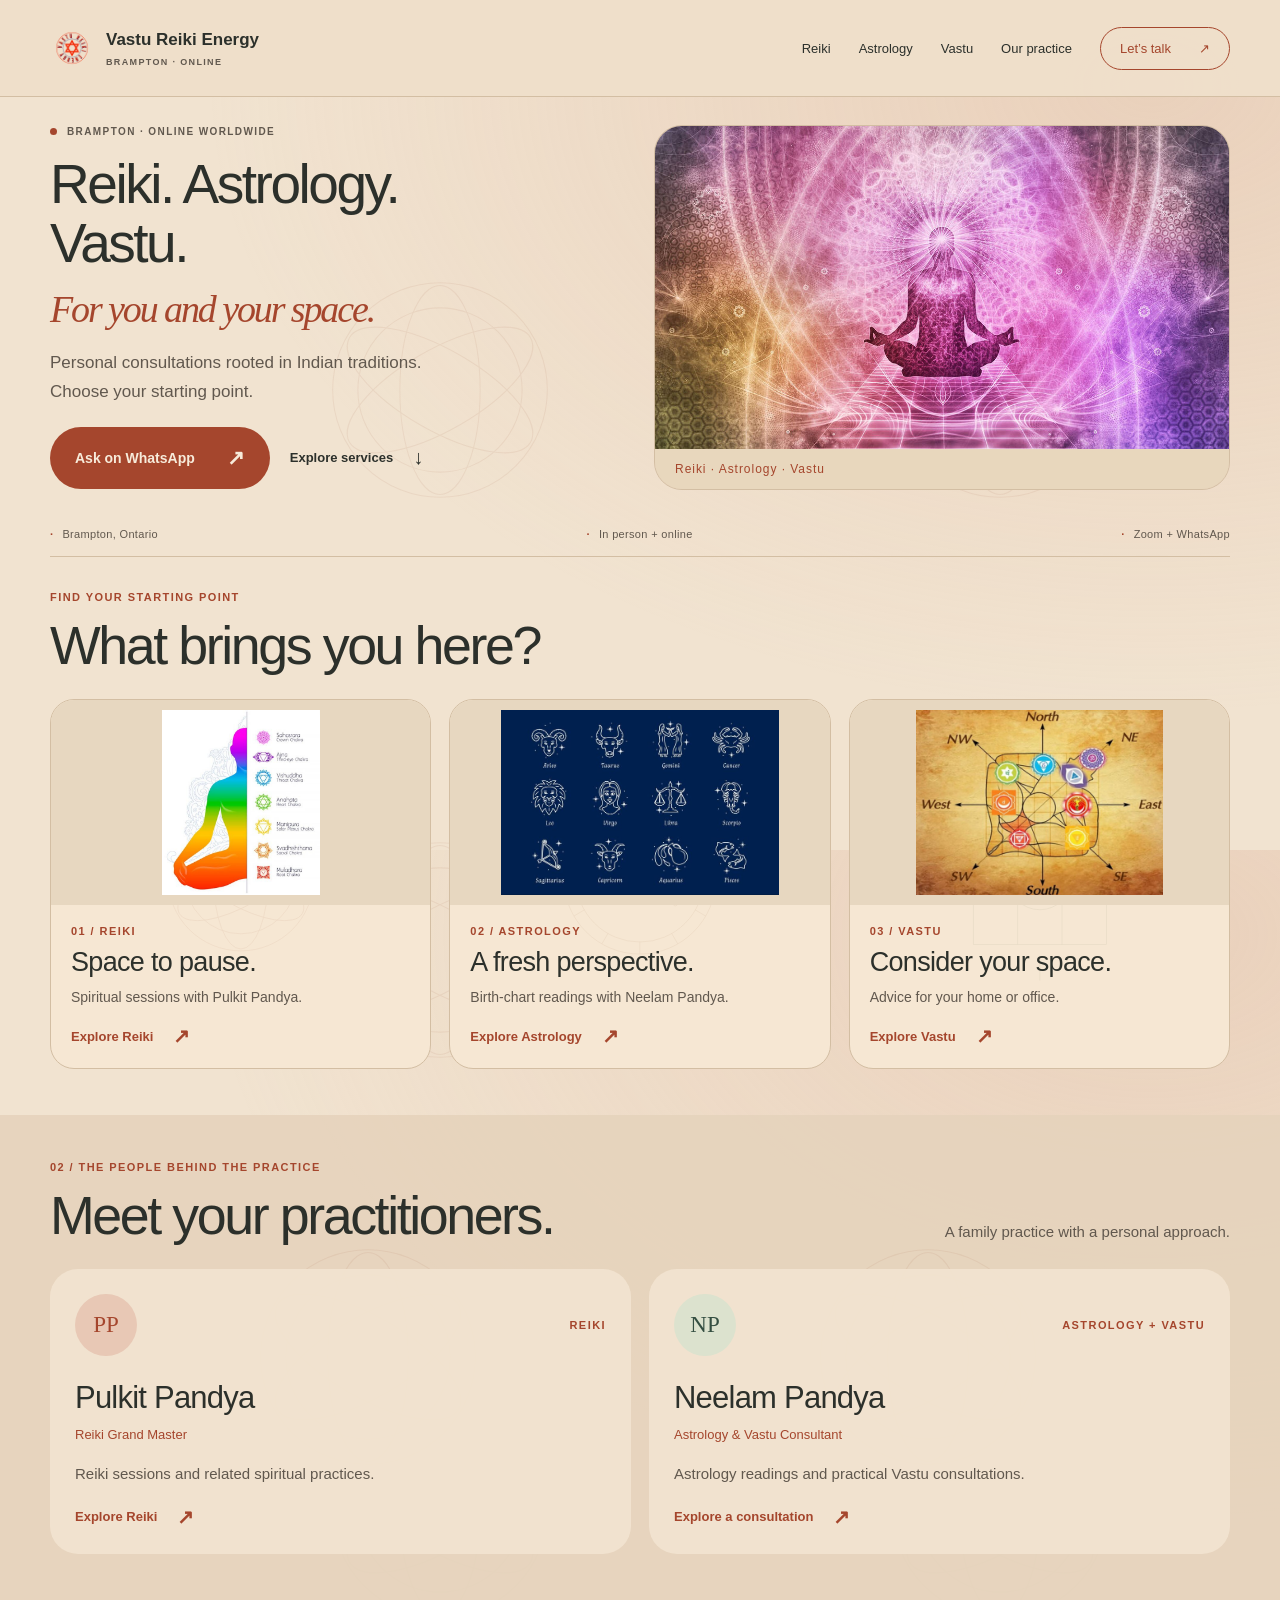
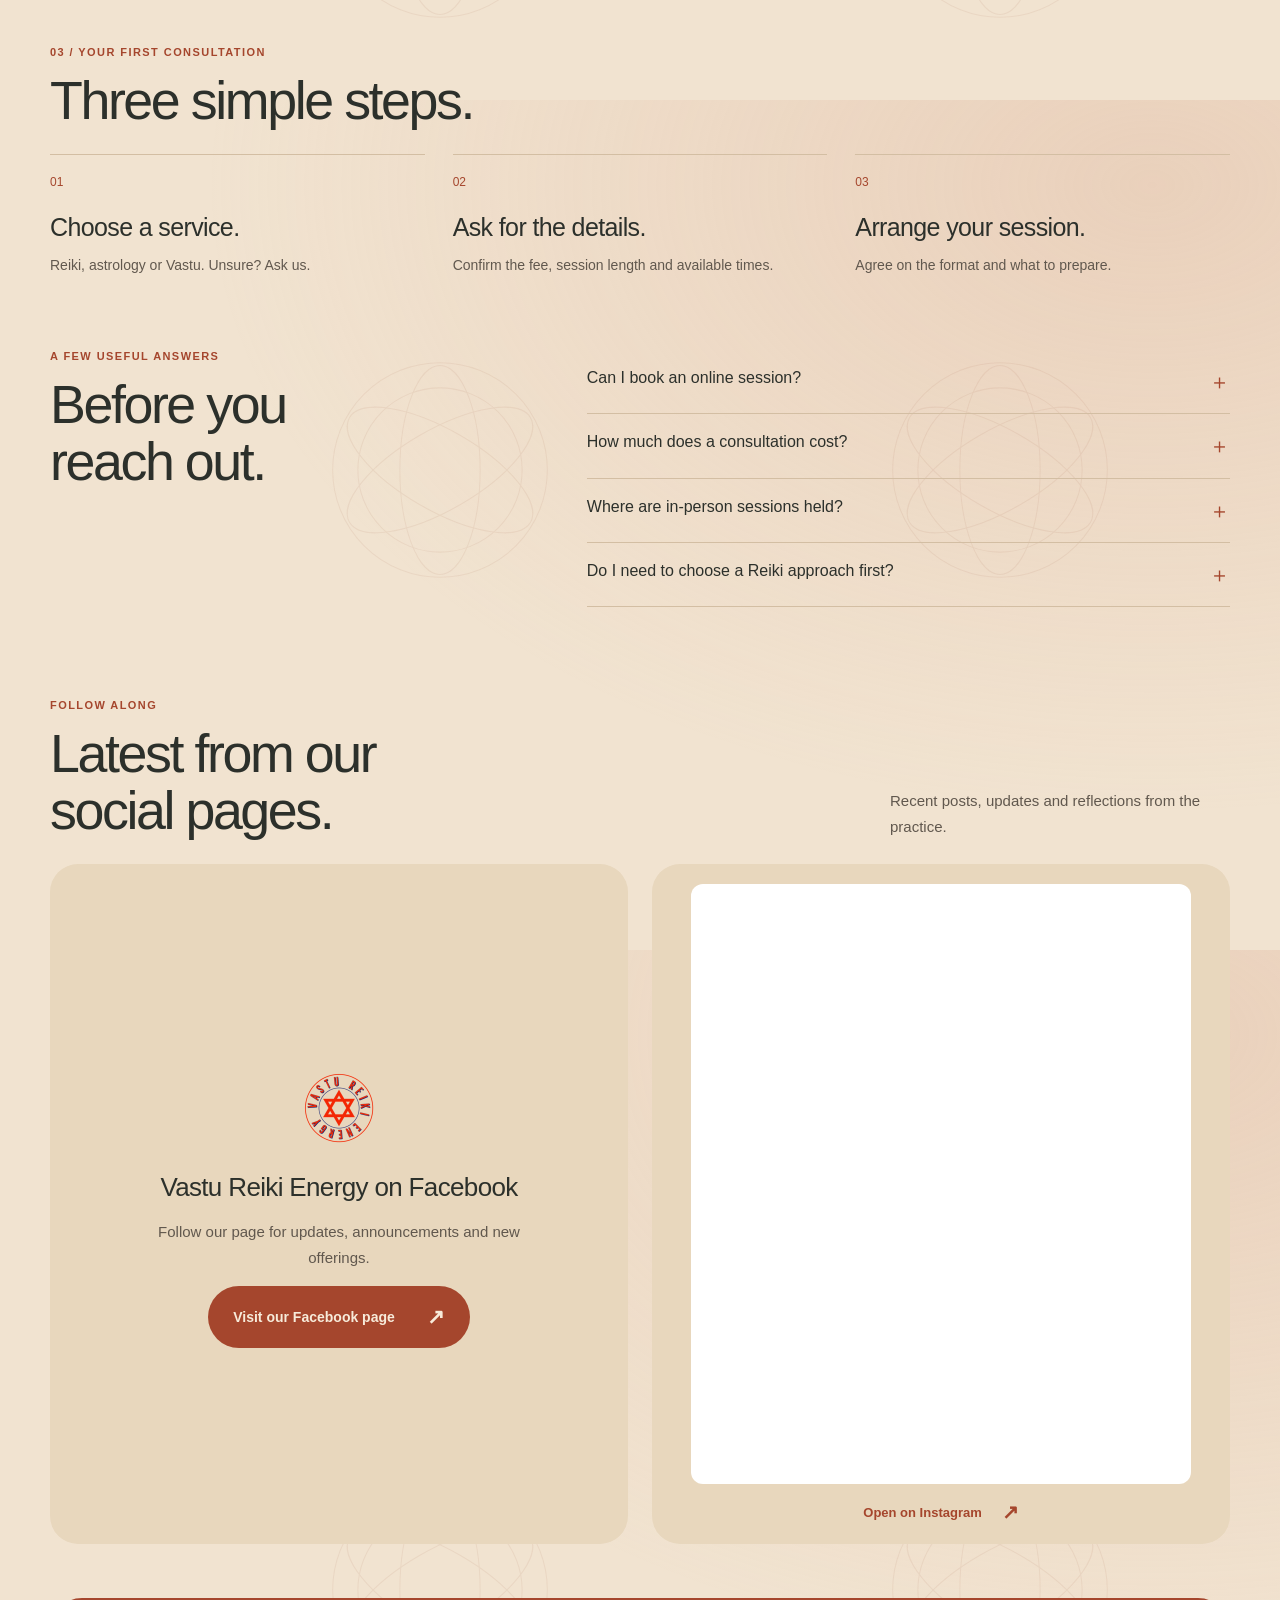
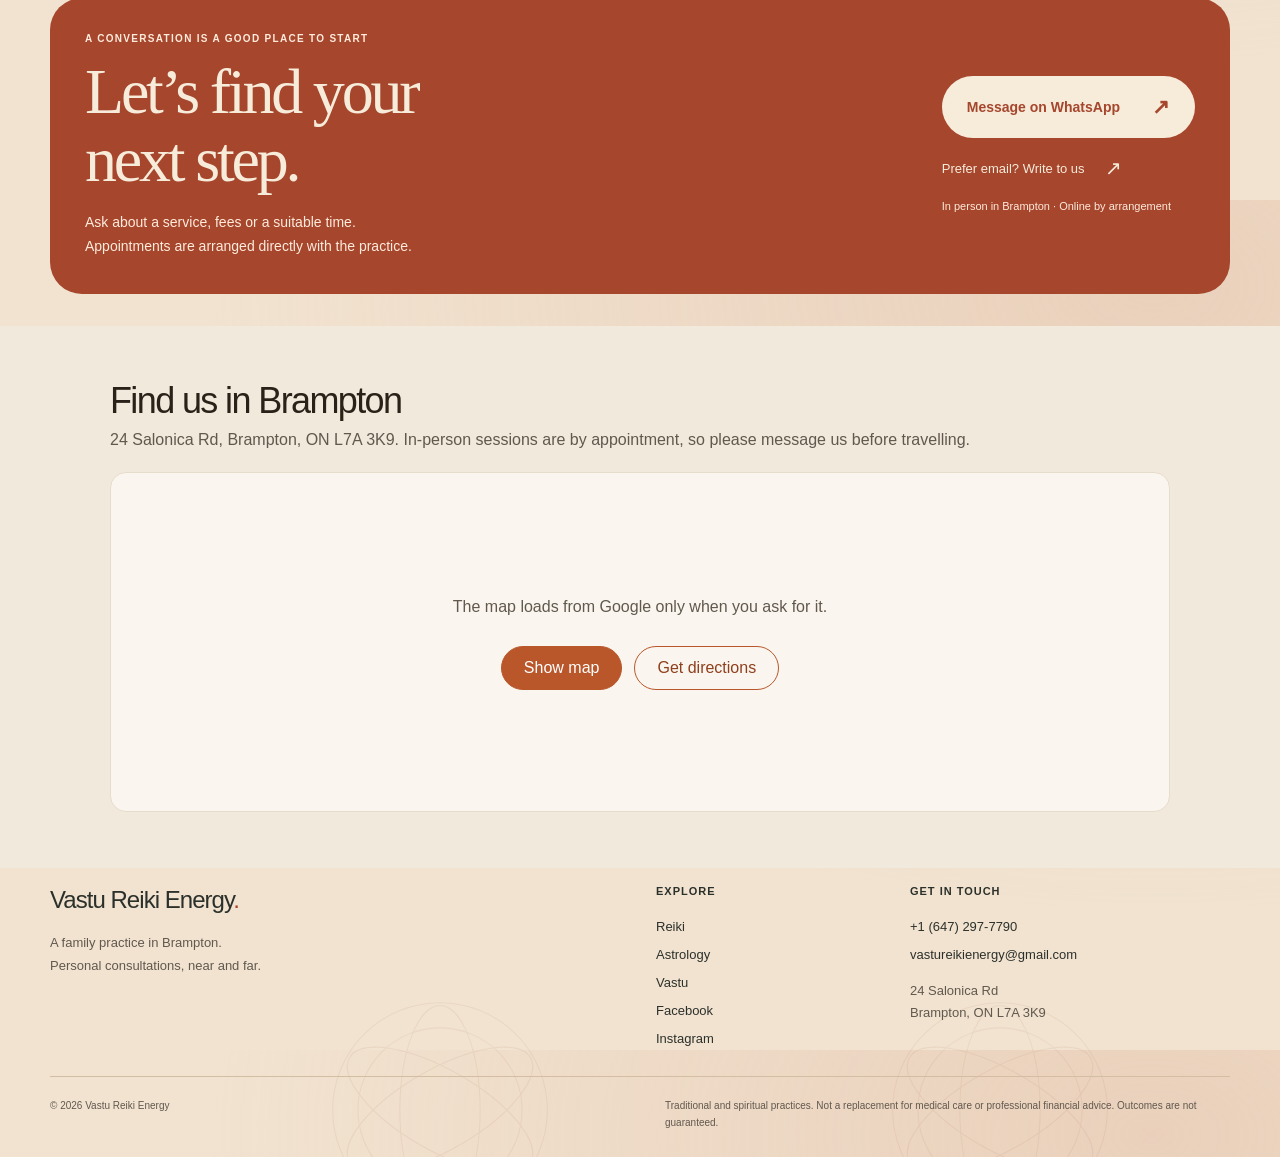
<file: index.html>
<!doctype html>
<html lang="en">
<head>
<meta charset="utf-8">
<meta name="viewport" content="width=device-width, initial-scale=1">
<title>Reiki, Astrology &amp; Vastu in Brampton | Vastu Reiki Energy</title>
<meta name="description" content="A family practice for Reiki, astrology and Vastu in Brampton. Explore personal consultations in person or online, and ask about fees and availability.">
<link rel="canonical" href="https://www.vastureikienergy.com/">
<link rel="icon" type="image/png" sizes="32x32" href="images/favicon-32.png">
<link rel="apple-touch-icon" href="images/apple-touch-icon.png">
<meta name="theme-color" content="#fbf8f2">
<meta property="og:type" content="website">
<meta property="og:title" content="Reiki, Astrology &amp; Vastu in Brampton | Vastu Reiki Energy">
<meta property="og:description" content="A family practice for Reiki, astrology and Vastu in Brampton. Explore personal consultations in person or online, and ask about fees and availability.">
<meta property="og:url" content="https://www.vastureikienergy.com/">
<meta property="og:image" content="https://www.vastureikienergy.com/images/reiki-aura.jpg">
<meta name="twitter:card" content="summary_large_image">
<meta name="twitter:title" content="Reiki, Astrology &amp; Vastu in Brampton | Vastu Reiki Energy">
<meta name="twitter:description" content="A family practice for Reiki, astrology and Vastu in Brampton. Explore personal consultations in person or online, and ask about fees and availability.">
<meta name="twitter:image" content="https://www.vastureikienergy.com/images/reiki-aura.jpg">
<link rel="stylesheet" href="site.css">
<script src="site.js" defer>
</script>
<script type="application/ld+json">{"@context": "https://schema.org", "@type": "ProfessionalService", "@id": "https://www.vastureikienergy.com/#business", "name": "Vastu Reiki Energy", "url": "https://www.vastureikienergy.com/", "logo": "https://www.vastureikienergy.com/images/logo.png", "telephone": "+1-647-297-7790", "email": "vastureikienergy@gmail.com", "address": {"@type": "PostalAddress", "streetAddress": "24 Salonica Rd", "addressLocality": "Brampton", "addressRegion": "ON", "postalCode": "L7A 3K9", "addressCountry": "CA"}, "areaServed": ["Canada", "India"], "hasMap": "https://maps.google.com/maps?q=24+Salonica+Rd,+Brampton,+ON+L7A+3K9", "sameAs": ["https://www.facebook.com/vastureikienergy", "https://www.instagram.com/vastureikienergy"], "employee": [{"@type": "Person", "name": "Pulkit Pandya", "jobTitle": "Vastu & Reiki Grand Master"}, {"@type": "Person", "name": "Neelam Pandya", "jobTitle": "Vedic astrologer and Vastu consultant"}]}</script>
<link rel="stylesheet" href="modern-compact.css">
<script>(function(){var p=location.pathname,n=p.replace(/\/index\.html$/,"/").replace(/\.html$/,"");if(n!==p&&history.replaceState)history.replaceState(null,"",n+location.search+location.hash)})()</script></head>
<body class="theme-home">
<a class="skip" href="#main">Skip to content</a>
<header class="site-header">
<div class="shell header-inner">
<a class="brand" href="/" aria-label="Vastu Reiki Energy home">
<img src="images/logo.png" width="48" height="48" alt="">
<span>Vastu Reiki Energy<small>BRAMPTON · ONLINE</small>
</span>
</a>
<button class="menu-toggle" aria-expanded="false" aria-controls="navigation">Menu <span aria-hidden="true">＋</span>
</button>
<nav id="navigation" aria-label="Main navigation">
<a href="/reiki">Reiki</a>
<a href="/astrology">Astrology</a>
<a href="/vastu">Vastu</a>
<a href="/#about">Our practice</a>
<a class="nav-cta" href="https://wa.me/16472977790">Let’s talk <span aria-hidden="true">↗</span>
</a>
</nav>
</div>
</header>
<main id="main">
<section class="home-hero shell visual-home">
<div class="visual-hero-grid">
<div>
<div class="hero-status">
<span>
</span> BRAMPTON · ONLINE WORLDWIDE</div>
<h1>Reiki. Astrology.<br>Vastu.<span>For you and your space.</span>
</h1>
<p class="hero-intro">Personal consultations rooted in Indian traditions. Choose your starting point.</p>
<div class="hero-actions">
<a class="button dark" href="https://wa.me/16472977790">Ask on WhatsApp <span aria-hidden="true">↗</span>
</a>
<a class="text-link" href="#services">Explore services <span aria-hidden="true">↓</span>
</a>
</div>
</div>
<figure class="hero-art">
<img src="images/reiki-aura.jpg" alt="Spiritual illustration of a meditating silhouette surrounded by light" width="1100" height="619" decoding="async" fetchpriority="high">
<figcaption>Reiki · Astrology · Vastu</figcaption>
</figure>
</div>
<div class="availability">
<span>Brampton, Ontario</span>
<span>In person + online</span>
<span>Zoom + WhatsApp</span>
</div>
</section>
<section id="services" class="section shell visual-services">
<div class="section-heading">
<div>
<span class="eyebrow">Find your starting point</span>
<h2>What brings you here?</h2>
</div>
</div>
<div class="photo-services">
<a class="photo-service reiki" href="/reiki">
<div class="service-image">
<img src="images/chakras.jpg" alt="Illustration of the seven traditional chakras" width="530" height="620" decoding="async" loading="lazy">
</div>
<div class="photo-service-copy">
<span class="small-label">01 / Reiki</span>
<h3>Space to pause.</h3>
<p>Spiritual sessions with Pulkit Pandya.</p>
<span class="text-link">Explore Reiki <span aria-hidden="true">↗</span>
</span>
</div>
</a>
<a class="photo-service astrology" href="/astrology">
<div class="service-image">
<img src="images/astrology.jpg" alt="Illustrations of the twelve zodiac signs" width="700" height="467" decoding="async" loading="lazy">
</div>
<div class="photo-service-copy">
<span class="small-label">02 / Astrology</span>
<h3>A fresh perspective.</h3>
<p>Birth-chart readings with Neelam Pandya.</p>
<span class="text-link">Explore Astrology <span aria-hidden="true">↗</span>
</span>
</div>
</a>
<a class="photo-service vastu" href="/vastu">
<div class="service-image">
<img src="images/vastu-directions.jpg" alt="A directional diagram illustrating Vastu traditions" width="1200" height="900" decoding="async" loading="lazy">
</div>
<div class="photo-service-copy">
<span class="small-label">03 / Vastu</span>
<h3>Consider your space.</h3>
<p>Advice for your home or office.</p>
<span class="text-link">Explore Vastu <span aria-hidden="true">↗</span>
</span>
</div>
</a>
</div>
</section>
<section id="about" class="practice-section section">
<div class="shell">
<div class="section-heading">
<div>
<span class="eyebrow">02 / The people behind the practice</span>
<h2>Meet your practitioners.</h2>
</div>
<p>A family practice with a personal approach.</p>
</div>
<div class="practitioner-grid">
<article class="practitioner">
<div class="practitioner-top">
<span class="initials" aria-hidden="true">PP</span>
<span class="small-label">REIKI</span>
</div>
<h3>Pulkit Pandya</h3>
<p class="role">Reiki Grand Master</p>
<p>Reiki sessions and related spiritual practices.</p>
<a class="text-link" href="/reiki">Explore Reiki <span aria-hidden="true">↗</span>
</a>
</article>
<article class="practitioner">
<div class="practitioner-top">
<span class="initials" aria-hidden="true">NP</span>
<span class="small-label">ASTROLOGY + VASTU</span>
</div>
<h3>Neelam Pandya</h3>
<p class="role">Astrology &amp; Vastu Consultant</p>
<p>Astrology readings and practical Vastu consultations.</p>
<a class="text-link" href="/astrology">Explore a consultation <span aria-hidden="true">↗</span>
</a>
</article>
</div>
</div>
</section>
<section id="how-it-works" class="section shell">
<div class="section-heading">
<div>
<span class="eyebrow">03 / Your first consultation</span>
<h2>Three simple steps.</h2>
</div>
</div>
<div class="process">
<article>
<span>01</span>
<h3>Choose a service.</h3>
<p>Reiki, astrology or Vastu. Unsure? Ask us.</p>
</article>
<article>
<span>02</span>
<h3>Ask for the details.</h3>
<p>Confirm the fee, session length and available times.</p>
</article>
<article>
<span>03</span>
<h3>Arrange your session.</h3>
<p>Agree on the format and what to prepare.</p>
</article>
</div>
</section>
<section class="section shell faq-section">
<div>
<span class="eyebrow">A few useful answers</span>
<h2>Before you<br>reach out.</h2>
</div>
<div class="faq-list">
<details>
<summary>Can I book an online session?<span aria-hidden="true">＋</span>
</summary>
<p>Yes. Online consultations are offered through Zoom or WhatsApp. Confirm a suitable time zone and format with the practice.</p>
</details>
<details>
<summary>How much does a consultation cost?<span aria-hidden="true">＋</span>
</summary>
<p>Ask for the current fee and session length when you contact us. Prices are not published on this site.</p>
</details>
<details>
<summary>Where are in-person sessions held?<span aria-hidden="true">＋</span>
</summary>
<p>The practice is based at 24 Salonica Rd, Brampton, Ontario. Confirm your visit directly before travelling.</p>
</details>
<details>
<summary>Do I need to choose a Reiki approach first?<span aria-hidden="true">＋</span>
</summary>
<p>No. You can ask Pulkit about the approaches offered and what each session involves before choosing.</p>
</details>
</div>
</section>
<section id="social" class="section shell social-section">
<div class="section-heading">
<div>
<span class="eyebrow">Follow along</span>
<h2>Latest from our<br>social pages.</h2>
</div>
<p>Recent posts, updates and reflections from the practice.</p>
</div>
<div class="social-grid">
<div class="social-card">
<img class="fb-logo" src="images/logo.png" alt="Vastu Reiki Energy" width="96" height="96">
<h3>Vastu Reiki Energy on Facebook</h3>
<p>Follow our page for updates, announcements and new offerings.</p>
<a class="button dark" href="https://www.facebook.com/vastureikienergy" target="_blank" rel="noopener">Visit our Facebook page <span aria-hidden="true">↗</span></a>
</div>
<div class="social-card">
<iframe title="Vastu Reiki Energy on Instagram" src="https://www.instagram.com/vastureikienergy/embed" width="400" height="600" loading="lazy" allowtransparency="true"></iframe>
<a class="text-link" href="https://www.instagram.com/vastureikienergy" target="_blank" rel="noopener">Open on Instagram <span aria-hidden="true">↗</span></a>
</div>
</div>
</section>
<section id="contact" class="contact-section">
<div class="shell contact-box">
<div>
<span class="eyebrow">A conversation is a good place to start</span>
<h2>Let’s find your<br>next step.</h2>
<p>Ask about a service, fees or a suitable time.<br>Appointments are arranged directly with the practice.</p>
</div>
<div class="contact-actions">
<a class="button light" href="https://wa.me/16472977790">Message on WhatsApp <span aria-hidden="true">↗</span>
</a>
<a class="text-link" href="mailto:vastureikienergy@gmail.com">Prefer email? Write to us <span aria-hidden="true">↗</span>
</a>
<small>In person in Brampton · Online by arrangement</small>
</div>
</div>
</section>
<section id="find-us" aria-labelledby="find-us-h" style="padding:56px 0;background:#F1E9DB;color:#2A2118">
<style>#find-us .fu{max-width:1100px;margin:0 auto;padding:0 20px}#find-us h2{margin:0 0 8px;font-size:clamp(26px,4vw,36px)}#find-us p{margin:0 0 20px;line-height:1.55}#find-us .fu-map{position:relative;min-height:340px;border-radius:16px;overflow:hidden;background:#FAF6EF;border:1px solid #E6DCCB;display:flex;align-items:center;justify-content:center;text-align:center;padding:20px}#find-us iframe{position:absolute;inset:0;width:100%;height:100%;border:0}#find-us .fu-btn{display:inline-block;margin:6px 6px 0;padding:12px 22px;border-radius:999px;font:600 15px/1.2 inherit;border:1.5px solid #B9572B;background:#B9572B;color:#fff;cursor:pointer;text-decoration:none}#find-us .fu-btn.alt{background:transparent;color:#8F3F1D}#find-us .fu-note{font-size:13px;margin:12px 0 0}</style>
<div class="fu"><h2 id="find-us-h">Find us in Brampton</h2>
<p>24 Salonica Rd, Brampton, ON L7A 3K9. In-person sessions are by appointment, so please message us before travelling.</p>
<div class="fu-map" data-src="https://maps.google.com/maps?q=24+Salonica+Rd,+Brampton,+ON+L7A+3K9&amp;output=embed"><div><p>The map loads from Google only when you ask for it.</p><button type="button" class="fu-btn" data-map>Show map</button><a class="fu-btn alt" href="https://maps.google.com/maps?q=24+Salonica+Rd,+Brampton,+ON+L7A+3K9" target="_blank" rel="noopener">Get directions</a></div></div>
</div>
<script>document.querySelectorAll('#find-us [data-map]').forEach(function(b){b.addEventListener('click',function(){var m=b.closest('.fu-map'),f=document.createElement('iframe');f.src=m.dataset.src;f.title='Map of Vastu Reiki Energy, 24 Salonica Rd, Brampton';f.loading='lazy';f.referrerPolicy='no-referrer-when-downgrade';m.innerHTML='';m.appendChild(f);});});</script>
</section>
</main>
<footer>
<div class="shell footer-grid">
<div>
<a class="footer-brand" href="/">Vastu Reiki Energy<span class="accent-dot">.</span>
</a>
<p>A family practice in Brampton.<br>Personal consultations, near and far.</p>
</div>
<div>
<h2>Explore</h2>
<a href="/reiki">Reiki</a>
<a href="/astrology">Astrology</a>
<a href="/vastu">Vastu</a>
<a href="https://www.facebook.com/vastureikienergy" target="_blank" rel="noopener">Facebook</a>
<a href="https://www.instagram.com/vastureikienergy" target="_blank" rel="noopener">Instagram</a>
</div>
<div>
<h2>Get in touch</h2>
<a href="tel:+16472977790">+1 (647) 297-7790</a>
<a href="mailto:vastureikienergy@gmail.com">vastureikienergy@gmail.com</a>
<p>24 Salonica Rd<br>Brampton, ON L7A 3K9</p>
</div>
</div>
<div class="shell footer-bottom">
<p>© 2026 Vastu Reiki Energy</p>
<p>Traditional and spiritual practices. Not a replacement for medical care or professional financial advice. Outcomes are not guaranteed.</p>
</div>
</footer>
<a class="mobile-contact" href="https://wa.me/16472977790">Ask on WhatsApp <span aria-hidden="true">↗</span>
</a>
</body>
</html>
</file>
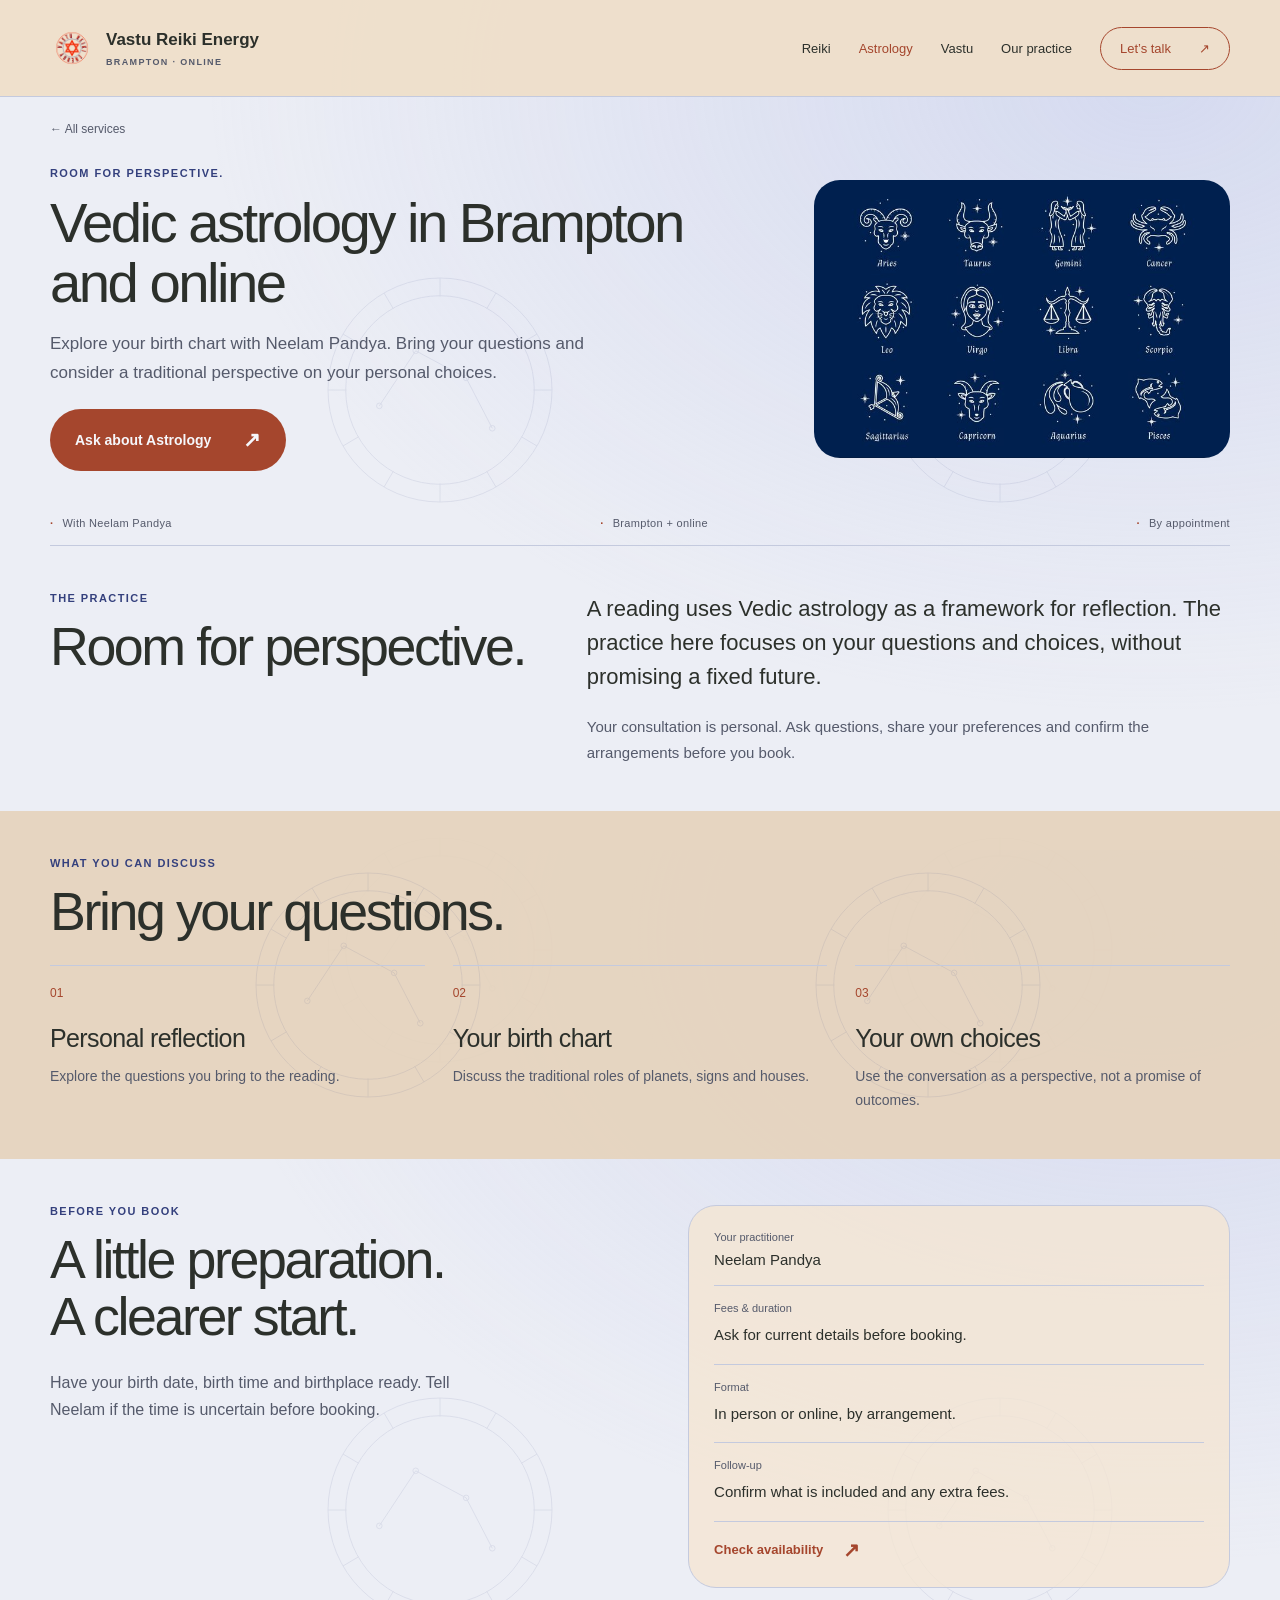
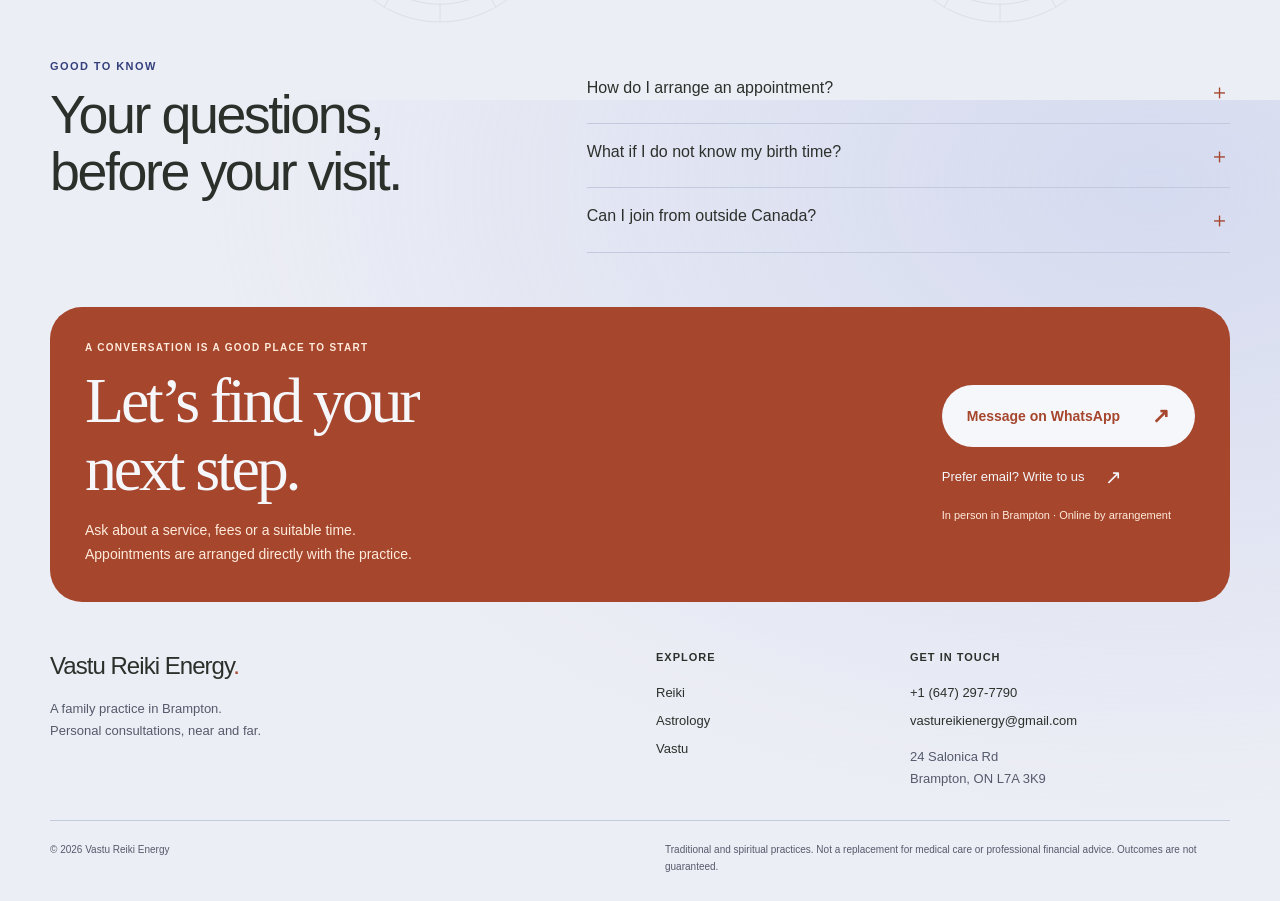
<file: astrology.html>
<!doctype html>
<html lang="en">
<head>
<meta charset="utf-8">
<meta name="viewport" content="width=device-width, initial-scale=1">
<title>Vedic astrology in Brampton and online | Vastu Reiki Energy</title>
<meta name="description" content="Explore your birth chart with Neelam Pandya. Bring your questions and consider a traditional perspective on your personal choices.">
<link rel="canonical" href="https://www.vastureikienergy.com/astrology">
<link rel="icon" type="image/png" sizes="32x32" href="images/favicon-32.png">
<link rel="apple-touch-icon" href="images/apple-touch-icon.png">
<meta name="theme-color" content="#fbf8f2">
<meta property="og:type" content="website">
<meta property="og:title" content="Vedic astrology in Brampton and online | Vastu Reiki Energy">
<meta property="og:description" content="Explore your birth chart with Neelam Pandya. Bring your questions and consider a traditional perspective on your personal choices.">
<meta property="og:url" content="https://www.vastureikienergy.com/astrology">
<meta property="og:image" content="https://www.vastureikienergy.com/images/astrology.jpg">
<meta name="twitter:card" content="summary_large_image">
<meta name="twitter:title" content="Vedic astrology in Brampton and online | Vastu Reiki Energy">
<meta name="twitter:description" content="Explore your birth chart with Neelam Pandya. Bring your questions and consider a traditional perspective on your personal choices.">
<meta name="twitter:image" content="https://www.vastureikienergy.com/images/astrology.jpg">
<link rel="stylesheet" href="site.css">
<script src="site.js" defer>
</script>
<script type="application/ld+json">{"@context": "https://schema.org", "@graph": [{"@type": "ProfessionalService", "@id": "https://www.vastureikienergy.com/#business", "name": "Vastu Reiki Energy", "url": "https://www.vastureikienergy.com/", "logo": "https://www.vastureikienergy.com/images/logo.png", "telephone": "+1-647-297-7790", "email": "vastureikienergy@gmail.com", "address": {"@type": "PostalAddress", "streetAddress": "24 Salonica Rd", "addressLocality": "Brampton", "addressRegion": "ON", "postalCode": "L7A 3K9", "addressCountry": "CA"}, "areaServed": ["Canada", "India"]}, {"@type": "Service", "@id": "https://www.vastureikienergy.com/astrology#service", "name": "Astrology consultation", "url": "https://www.vastureikienergy.com/astrology", "provider": {"@id": "https://www.vastureikienergy.com/#business"}}]}</script>
<link rel="stylesheet" href="modern-compact.css">
<script>(function(){var p=location.pathname,n=p.replace(/\/index\.html$/,"/").replace(/\.html$/,"");if(n!==p&&history.replaceState)history.replaceState(null,"",n+location.search+location.hash)})()</script></head>
<body class="theme-astrology">
<a class="skip" href="#main">Skip to content</a>
<header class="site-header">
<div class="shell header-inner">
<a class="brand" href="/" aria-label="Vastu Reiki Energy home">
<img src="images/logo.png" width="48" height="48" alt="">
<span>Vastu Reiki Energy<small>BRAMPTON · ONLINE</small>
</span>
</a>
<button class="menu-toggle" aria-expanded="false" aria-controls="navigation">Menu <span aria-hidden="true">＋</span>
</button>
<nav id="navigation" aria-label="Main navigation">
<a href="/reiki">Reiki</a>
<a href="/astrology" aria-current="page">Astrology</a>
<a href="/vastu">Vastu</a>
<a href="/#about">Our practice</a>
<a class="nav-cta" href="https://wa.me/16472977790">Let’s talk <span aria-hidden="true">↗</span>
</a>
</nav>
</div>
</header>
<main id="main">
<section class="detail-hero shell">
<a class="back-link" href="/#services">← All services</a>
<div class="detail-hero-grid">
<div>
<span class="eyebrow">Room for perspective.</span>
<h1>Vedic astrology in Brampton and online</h1>
<p class="lead">Explore your birth chart with Neelam Pandya. Bring your questions and consider a traditional perspective on your personal choices.</p>
<a class="button dark" href="https://wa.me/16472977790">Ask about Astrology <span aria-hidden="true">↗</span>
</a>
</div>
<figure class="detail-original-art">
<img src="images/astrology.jpg" alt="Illustrations of the twelve zodiac signs" width="700" height="467" decoding="async" fetchpriority="high">
</figure>
</div>
<div class="availability">
<span>With Neelam Pandya</span>
<span>Brampton + online</span>
<span>By appointment</span>
</div>
</section>
<section class="section shell intro-grid">
<div>
<span class="eyebrow">The practice</span>
<h2>Room for perspective.</h2>
</div>
<div>
<p class="large-copy">A reading uses Vedic astrology as a framework for reflection. The practice here focuses on your questions and choices, without promising a fixed future.</p>
<p>Your consultation is personal. Ask questions, share your preferences and confirm the arrangements before you book.</p>
</div>
</section>
<section class="section tinted">
<div class="shell">
<div class="section-heading">
<div>
<span class="eyebrow">What you can discuss</span>
<h2>Bring your questions.</h2>
</div>
</div>
<div class="process">
<article>
<span>01</span>
<h3>Personal reflection</h3>
<p>Explore the questions you bring to the reading.</p>
</article>
<article>
<span>02</span>
<h3>Your birth chart</h3>
<p>Discuss the traditional roles of planets, signs and houses.</p>
</article>
<article>
<span>03</span>
<h3>Your own choices</h3>
<p>Use the conversation as a perspective, not a promise of outcomes.</p>
</article>
</div>
</div>
</section>
<section id="consultation-details" class="section shell booking-grid">
<div>
<span class="eyebrow">Before you book</span>
<h2>A little preparation.<br>A clearer start.</h2>
<p>Have your birth date, birth time and birthplace ready. Tell Neelam if the time is uncertain before booking.</p>
</div>
<div class="booking-card">
<div>
<span>Your practitioner</span>
<strong>Neelam Pandya</strong>
</div>
<div>
<span>Fees &amp; duration</span>
<p>Ask for current details before booking.</p>
</div>
<div>
<span>Format</span>
<p>In person or online, by arrangement.</p>
</div>
<div>
<span>Follow-up</span>
<p>Confirm what is included and any extra fees.</p>
</div>
<a class="text-link" href="https://wa.me/16472977790">Check availability <span aria-hidden="true">↗</span>
</a>
</div>
</section>
<section class="section shell faq-section">
<div>
<span class="eyebrow">Good to know</span>
<h2>Your questions,<br>before your visit.</h2>
</div>
<div class="faq-list">
<details>
<summary>How do I arrange an appointment?<span aria-hidden="true">＋</span>
</summary>
<p>Message the practice on WhatsApp, call or email. Confirm the service, fee and time directly. Sending an enquiry does not confirm a booking.</p>
</details>
<details>
<summary>What if I do not know my birth time?<span aria-hidden="true">＋</span>
</summary>
<p>Mention this before booking. Neelam can explain how uncertain birth details affect the reading.</p>
</details>
<details>
<summary>Can I join from outside Canada?<span aria-hidden="true">＋</span>
</summary>
<p>Online consultations are offered to clients in India and elsewhere. Confirm the platform and time zone with the practice.</p>
</details>
</div>
</section>
<section id="contact" class="contact-section">
<div class="shell contact-box">
<div>
<span class="eyebrow">A conversation is a good place to start</span>
<h2>Let’s find your<br>next step.</h2>
<p>Ask about a service, fees or a suitable time.<br>Appointments are arranged directly with the practice.</p>
</div>
<div class="contact-actions">
<a class="button light" href="https://wa.me/16472977790">Message on WhatsApp <span aria-hidden="true">↗</span>
</a>
<a class="text-link" href="mailto:vastureikienergy@gmail.com">Prefer email? Write to us <span aria-hidden="true">↗</span>
</a>
<small>In person in Brampton · Online by arrangement</small>
</div>
</div>
</section>
</main>
<footer>
<div class="shell footer-grid">
<div>
<a class="footer-brand" href="/">Vastu Reiki Energy<span class="accent-dot">.</span>
</a>
<p>A family practice in Brampton.<br>Personal consultations, near and far.</p>
</div>
<div>
<h2>Explore</h2>
<a href="/reiki">Reiki</a>
<a href="/astrology">Astrology</a>
<a href="/vastu">Vastu</a>
</div>
<div>
<h2>Get in touch</h2>
<a href="tel:+16472977790">+1 (647) 297-7790</a>
<a href="mailto:vastureikienergy@gmail.com">vastureikienergy@gmail.com</a>
<p>24 Salonica Rd<br>Brampton, ON L7A 3K9</p>
</div>
</div>
<div class="shell footer-bottom">
<p>© 2026 Vastu Reiki Energy</p>
<p>Traditional and spiritual practices. Not a replacement for medical care or professional financial advice. Outcomes are not guaranteed.</p>
</div>
</footer>
<a class="mobile-contact" href="https://wa.me/16472977790">Ask on WhatsApp <span aria-hidden="true">↗</span>
</a>
</body>
</html>
</file>
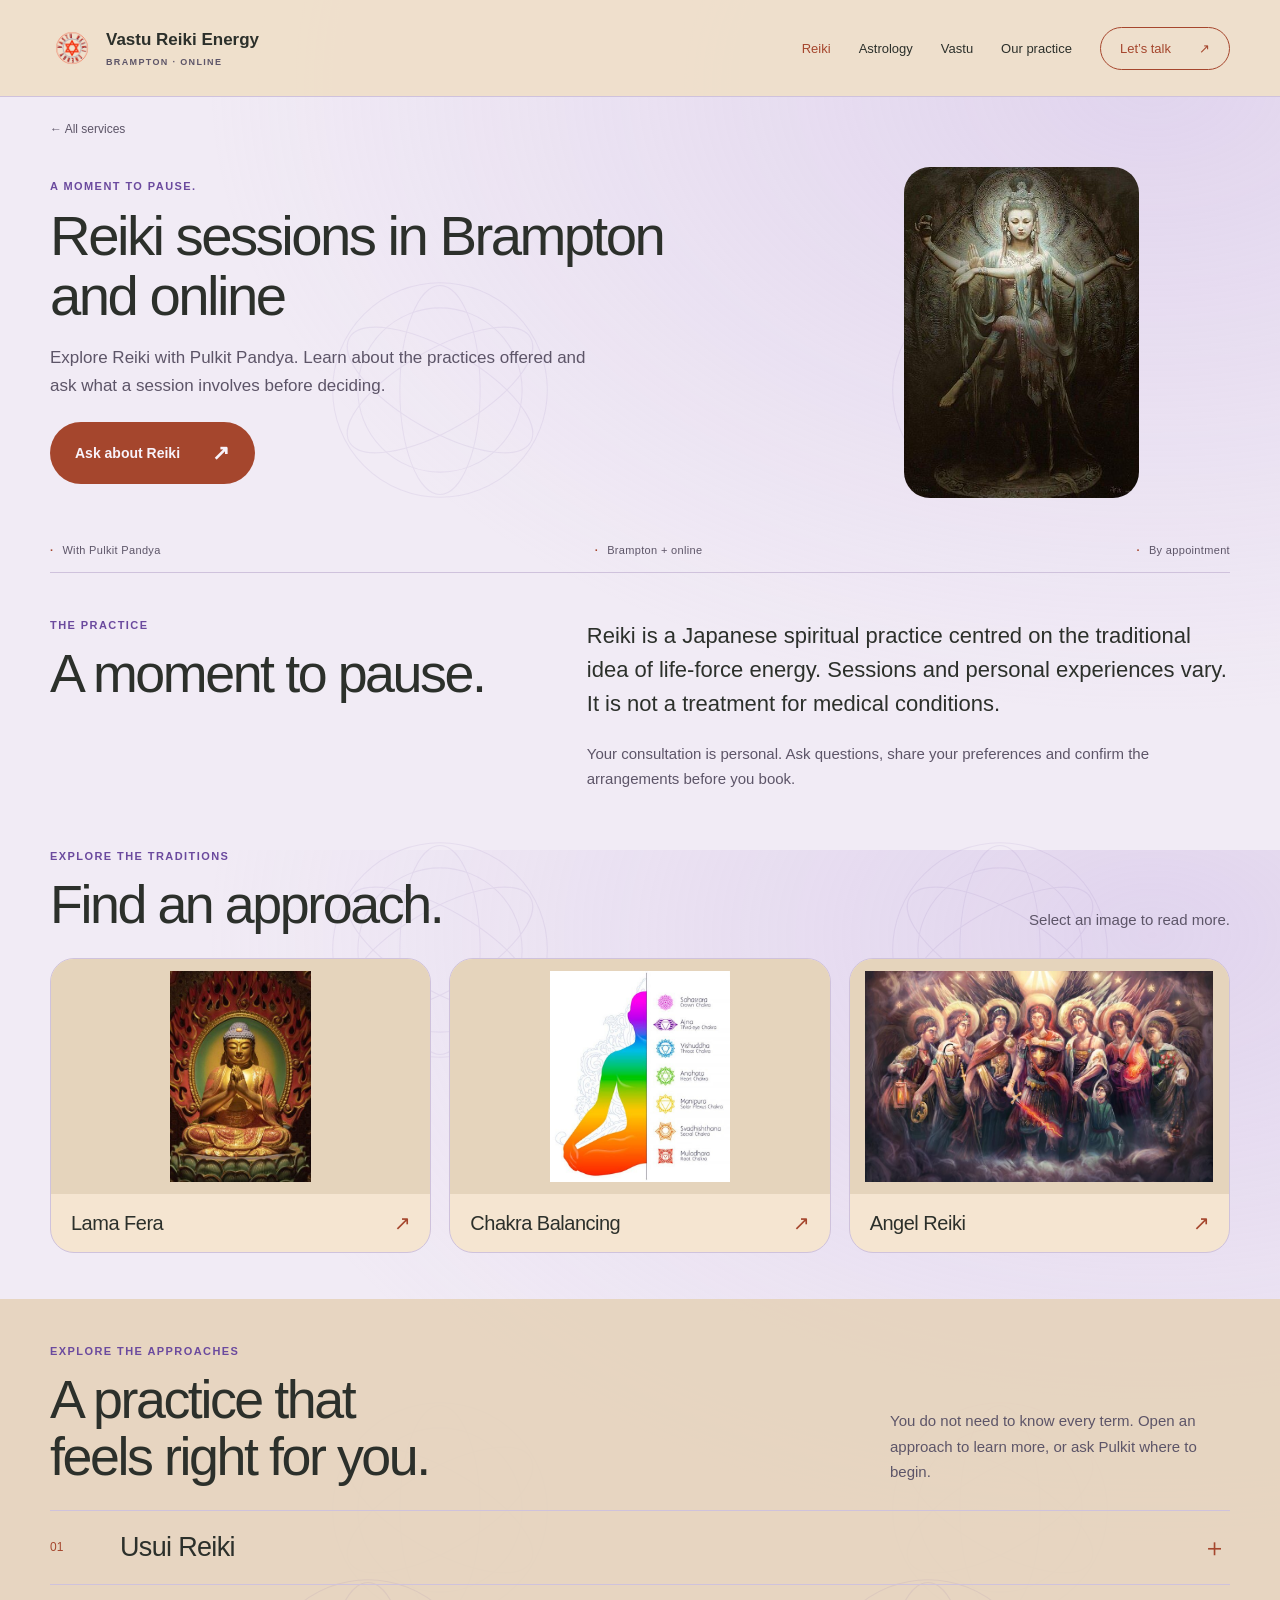
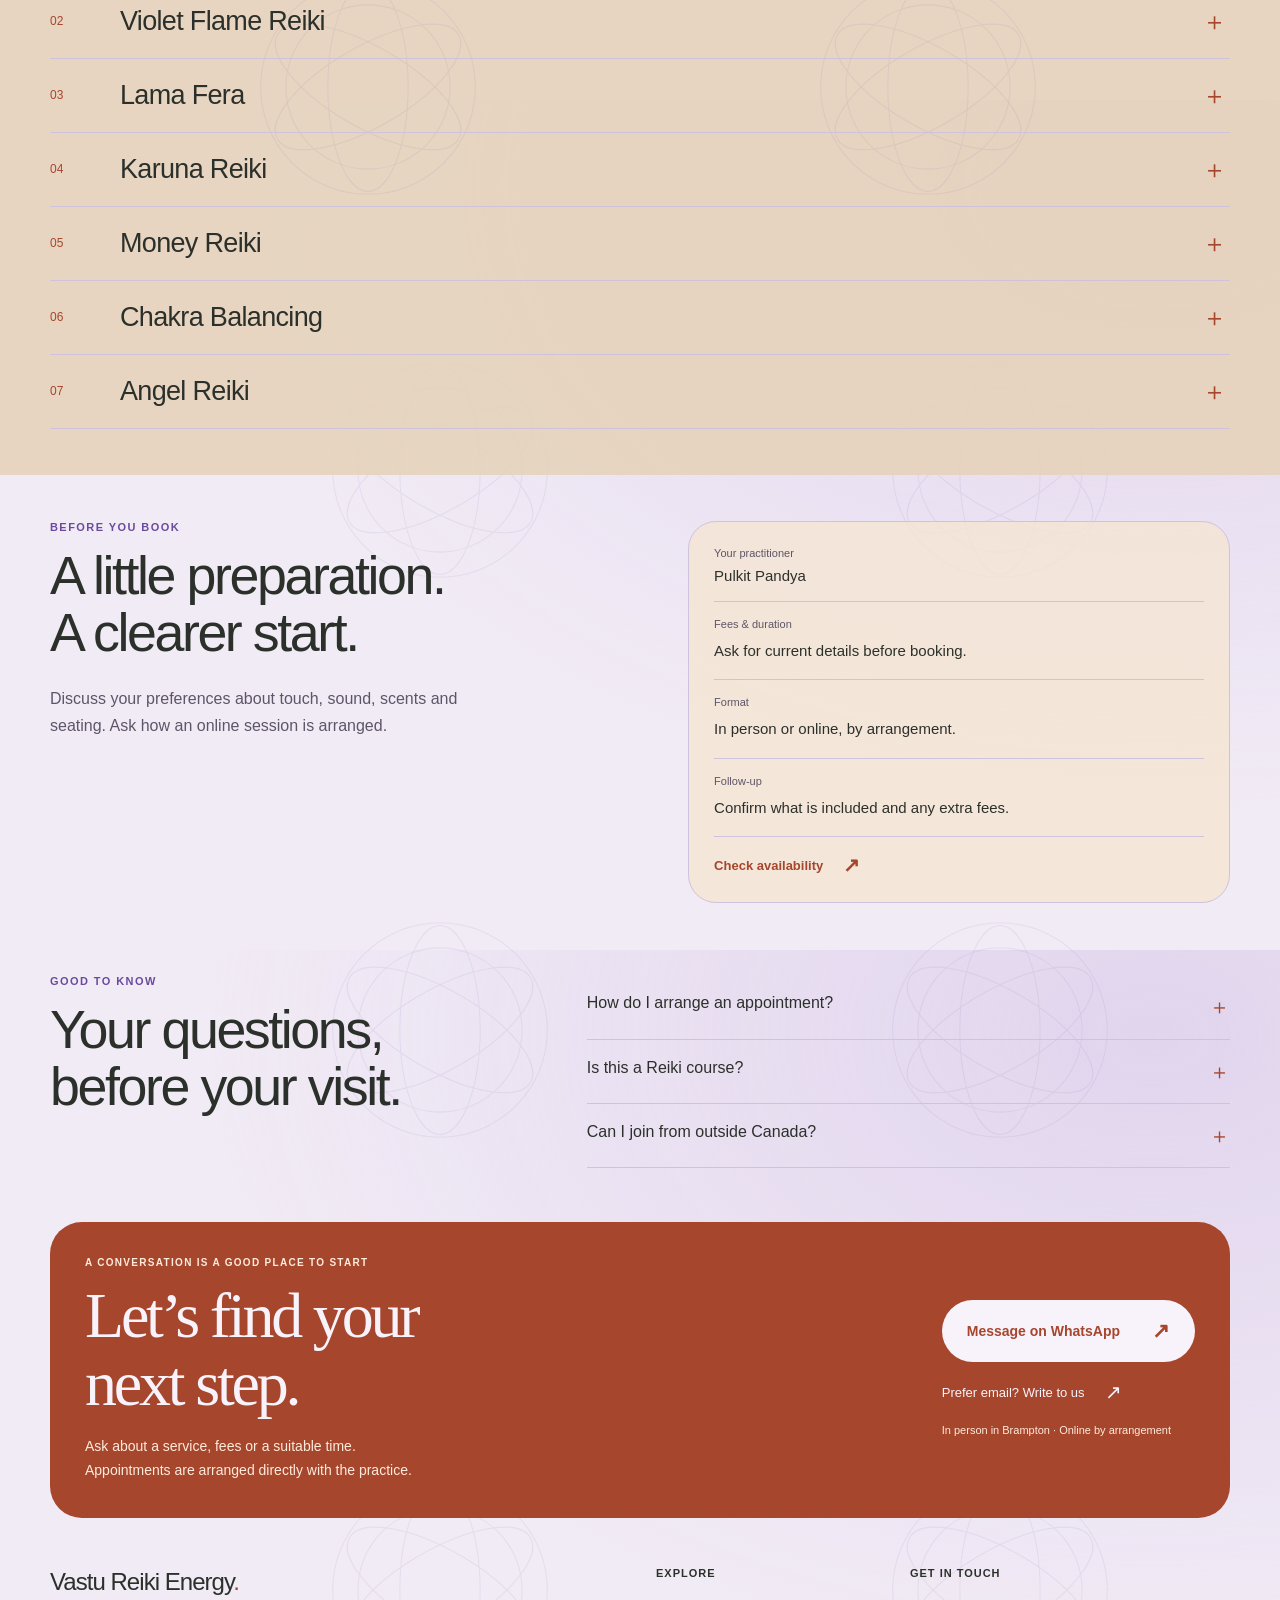
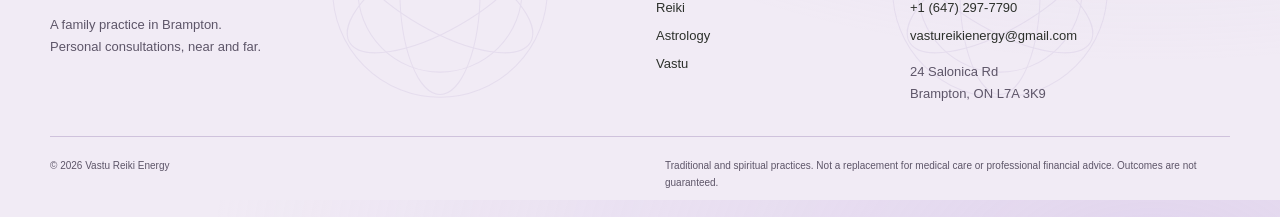
<file: reiki.html>
<!doctype html>
<html lang="en">
<head>
<meta charset="utf-8">
<meta name="viewport" content="width=device-width, initial-scale=1">
<title>Reiki sessions in Brampton and online | Vastu Reiki Energy</title>
<meta name="description" content="Explore Reiki with Pulkit Pandya. Learn about the practices offered and ask what a session involves before deciding.">
<link rel="canonical" href="https://www.vastureikienergy.com/reiki">
<link rel="icon" type="image/png" sizes="32x32" href="images/favicon-32.png">
<link rel="apple-touch-icon" href="images/apple-touch-icon.png">
<meta name="theme-color" content="#fbf8f2">
<meta property="og:type" content="website">
<meta property="og:title" content="Reiki sessions in Brampton and online | Vastu Reiki Energy">
<meta property="og:description" content="Explore Reiki with Pulkit Pandya. Learn about the practices offered and ask what a session involves before deciding.">
<meta property="og:url" content="https://www.vastureikienergy.com/reiki">
<meta property="og:image" content="https://www.vastureikienergy.com/images/violet-flame.jpg">
<meta name="twitter:card" content="summary_large_image">
<meta name="twitter:title" content="Reiki sessions in Brampton and online | Vastu Reiki Energy">
<meta name="twitter:description" content="Explore Reiki with Pulkit Pandya. Learn about the practices offered and ask what a session involves before deciding.">
<meta name="twitter:image" content="https://www.vastureikienergy.com/images/violet-flame.jpg">
<link rel="stylesheet" href="site.css">
<script src="site.js" defer>
</script>
<script type="application/ld+json">{"@context": "https://schema.org", "@graph": [{"@type": "ProfessionalService", "@id": "https://www.vastureikienergy.com/#business", "name": "Vastu Reiki Energy", "url": "https://www.vastureikienergy.com/", "logo": "https://www.vastureikienergy.com/images/logo.png", "telephone": "+1-647-297-7790", "email": "vastureikienergy@gmail.com", "address": {"@type": "PostalAddress", "streetAddress": "24 Salonica Rd", "addressLocality": "Brampton", "addressRegion": "ON", "postalCode": "L7A 3K9", "addressCountry": "CA"}, "areaServed": ["Canada", "India"]}, {"@type": "Service", "@id": "https://www.vastureikienergy.com/reiki#service", "name": "Reiki consultation", "url": "https://www.vastureikienergy.com/reiki", "provider": {"@id": "https://www.vastureikienergy.com/#business"}}]}</script>
<link rel="stylesheet" href="modern-compact.css">
<script>(function(){var p=location.pathname,n=p.replace(/\/index\.html$/,"/").replace(/\.html$/,"");if(n!==p&&history.replaceState)history.replaceState(null,"",n+location.search+location.hash)})()</script></head>
<body class="theme-reiki">
<a class="skip" href="#main">Skip to content</a>
<header class="site-header">
<div class="shell header-inner">
<a class="brand" href="/" aria-label="Vastu Reiki Energy home">
<img src="images/logo.png" width="48" height="48" alt="">
<span>Vastu Reiki Energy<small>BRAMPTON · ONLINE</small>
</span>
</a>
<button class="menu-toggle" aria-expanded="false" aria-controls="navigation">Menu <span aria-hidden="true">＋</span>
</button>
<nav id="navigation" aria-label="Main navigation">
<a href="/reiki" aria-current="page">Reiki</a>
<a href="/astrology">Astrology</a>
<a href="/vastu">Vastu</a>
<a href="/#about">Our practice</a>
<a class="nav-cta" href="https://wa.me/16472977790">Let’s talk <span aria-hidden="true">↗</span>
</a>
</nav>
</div>
</header>
<main id="main">
<section class="detail-hero shell">
<a class="back-link" href="/#services">← All services</a>
<div class="detail-hero-grid">
<div>
<span class="eyebrow">A moment to pause.</span>
<h1>Reiki sessions in Brampton and online</h1>
<p class="lead">Explore Reiki with Pulkit Pandya. Learn about the practices offered and ask what a session involves before deciding.</p>
<a class="button dark" href="https://wa.me/16472977790">Ask about Reiki <span aria-hidden="true">↗</span>
</a>
</div>
<figure class="detail-original-art portrait-art">
<img src="images/violet-flame.jpg" alt="Spiritual artwork of a serene figure representing Violet Flame Reiki" width="413" height="581" decoding="async" fetchpriority="high">
</figure>
</div>
<div class="availability">
<span>With Pulkit Pandya</span>
<span>Brampton + online</span>
<span>By appointment</span>
</div>
</section>
<section class="section shell intro-grid">
<div>
<span class="eyebrow">The practice</span>
<h2>A moment to pause.</h2>
</div>
<div>
<p class="large-copy">Reiki is a Japanese spiritual practice centred on the traditional idea of life-force energy. Sessions and personal experiences vary. It is not a treatment for medical conditions.</p>
<p>Your consultation is personal. Ask questions, share your preferences and confirm the arrangements before you book.</p>
</div>
</section>
<section class="section shell spiritual-gallery-section">
<div class="section-heading">
<div>
<span class="eyebrow">Explore the traditions</span>
<h2>Find an approach.</h2>
</div>
<p>Select an image to read more.</p>
</div>
<div class="spiritual-gallery">
<a class="spiritual-tile" href="#lama-fera">
<div>
<img src="images/lama-fera.jpg" alt="Golden Buddha statue used to illustrate Lama Fera" width="333" height="500" decoding="async" loading="lazy">
</div>
<h3>Lama Fera<span aria-hidden="true">↗</span>
</h3>
</a>
<a class="spiritual-tile" href="#chakra-balancing">
<div>
<img src="images/chakras.jpg" alt="Diagram of the seven traditional chakras" width="530" height="620" decoding="async" loading="lazy">
</div>
<h3>Chakra Balancing<span aria-hidden="true">↗</span>
</h3>
</a>
<a class="spiritual-tile" href="#angel-reiki">
<div>
<img src="images/angel-reiki.jpg" alt="Symbolic artwork of angels" width="800" height="485" decoding="async" loading="lazy">
</div>
<h3>Angel Reiki<span aria-hidden="true">↗</span>
</h3>
</a>
</div>
</section>
<section class="section tinted">
<div class="shell">
<div class="section-heading">
<div>
<span class="eyebrow">Explore the approaches</span>
<h2>A practice that<br>feels right for you.</h2>
</div>
<p>You do not need to know every term. Open an approach to learn more, or ask Pulkit where to begin.</p>
</div>
<div class="modality-list">
<details id="usui">
<summary>
<span class="index">01</span>
<h3>Usui Reiki</h3>
<span aria-hidden="true">＋</span>
</summary>
<div>
<p>Usui Reiki is a Japanese spiritual practice centred on the idea of life-force energy. In a session, practitioners use their hands lightly on or above the body. Ask Pulkit how he conducts sessions and discuss your preferences about touch before booking.</p>
<p>Receiving a Reiki session is different from learning Reiki or receiving an attunement. This page describes the practices offered for sessions. Contact us separately if you want to ask about learning.</p>
</div>
</details>
<details id="violet-flame">
<summary>
<span class="index">02</span>
<h3>Violet Flame Reiki</h3>
<span aria-hidden="true">＋</span>
</summary>
<div>
<p>Violet Flame Reiki uses violet-flame imagery within an energy-based spiritual practice. Some practitioners combine it with Usui Reiki.</p>
<p>Ask how this approach would be used in your session. Sensations and personal experiences vary; a particular result is not promised.</p>
</div>
</details>
<details id="lama-fera">
<summary>
<span class="index">03</span>
<h3>Lama Fera</h3>
<span aria-hidden="true">＋</span>
</summary>
<div>
<p>Lama Fera is presented within Tibetan-inspired spiritual traditions. The practice uses symbols, mantras and a wand as part of its ritual.</p>
<p>Ask Pulkit what this involves and whether it fits your spiritual preferences. It is not a treatment for chronic pain, anxiety or other medical conditions.</p>
</div>
</details>
<details id="karuna">
<summary>
<span class="index">04</span>
<h3>Karuna Reiki</h3>
<span aria-hidden="true">＋</span>
</summary>
<div>
<p>Karuna Reiki places compassion at the centre of its spiritual practice. Some approaches include symbols, chanting and vocal toning.</p>
<p>If you are interested, ask which elements are included and tell your practitioner about your comfort with sound or touch.</p>
</div>
</details>
<details id="money-reiki">
<summary>
<span class="index">05</span>
<h3>Money Reiki</h3>
<span aria-hidden="true">＋</span>
</summary>
<div>
<p>Money Reiki is a spiritual practice focused on beliefs and feelings about money. It can be explored as personal reflection, without promises of increased income or financial results.</p>
<p>It does not replace budgeting, debt support or advice from a qualified financial professional.</p>
</div>
</details>
<details id="chakra-balancing">
<summary>
<span class="index">06</span>
<h3>Chakra Balancing</h3>
<span aria-hidden="true">＋</span>
</summary>
<div>
<p>Chakra balancing draws on the traditional belief in seven energy centres. Sessions may include meditation and symbolic use of crystals or oils.</p>
<p>Ask which elements are used before booking, especially if you have sensitivities or preferences about oils, scents or touch.</p>
</div>
</details>
<details id="angel-reiki">
<summary>
<span class="index">07</span>
<h3>Angel Reiki</h3>
<span aria-hidden="true">＋</span>
</summary>
<div>
<p>Angel Reiki combines Reiki with beliefs about angelic guidance. It is an option for people who connect with that spiritual tradition.</p>
<p>Ask how the practice is conducted and decide whether it suits your beliefs and preferences. Experiences are personal and results vary.</p>
</div>
</details>
</div>
</div>
</section>
<section id="consultation-details" class="section shell booking-grid">
<div>
<span class="eyebrow">Before you book</span>
<h2>A little preparation.<br>A clearer start.</h2>
<p>Discuss your preferences about touch, sound, scents and seating. Ask how an online session is arranged.</p>
</div>
<div class="booking-card">
<div>
<span>Your practitioner</span>
<strong>Pulkit Pandya</strong>
</div>
<div>
<span>Fees &amp; duration</span>
<p>Ask for current details before booking.</p>
</div>
<div>
<span>Format</span>
<p>In person or online, by arrangement.</p>
</div>
<div>
<span>Follow-up</span>
<p>Confirm what is included and any extra fees.</p>
</div>
<a class="text-link" href="https://wa.me/16472977790">Check availability <span aria-hidden="true">↗</span>
</a>
</div>
</section>
<section class="section shell faq-section">
<div>
<span class="eyebrow">Good to know</span>
<h2>Your questions,<br>before your visit.</h2>
</div>
<div class="faq-list">
<details>
<summary>How do I arrange an appointment?<span aria-hidden="true">＋</span>
</summary>
<p>Message the practice on WhatsApp, call or email. Confirm the service, fee and time directly. Sending an enquiry does not confirm a booking.</p>
</details>
<details>
<summary>Is this a Reiki course?<span aria-hidden="true">＋</span>
</summary>
<p>This page describes sessions. Learning Reiki and attunement are separate topics. Contact the practice to ask about them.</p>
</details>
<details>
<summary>Can I join from outside Canada?<span aria-hidden="true">＋</span>
</summary>
<p>Online consultations are offered to clients in India and elsewhere. Confirm the platform and time zone with the practice.</p>
</details>
</div>
</section>
<section id="contact" class="contact-section">
<div class="shell contact-box">
<div>
<span class="eyebrow">A conversation is a good place to start</span>
<h2>Let’s find your<br>next step.</h2>
<p>Ask about a service, fees or a suitable time.<br>Appointments are arranged directly with the practice.</p>
</div>
<div class="contact-actions">
<a class="button light" href="https://wa.me/16472977790">Message on WhatsApp <span aria-hidden="true">↗</span>
</a>
<a class="text-link" href="mailto:vastureikienergy@gmail.com">Prefer email? Write to us <span aria-hidden="true">↗</span>
</a>
<small>In person in Brampton · Online by arrangement</small>
</div>
</div>
</section>
</main>
<footer>
<div class="shell footer-grid">
<div>
<a class="footer-brand" href="/">Vastu Reiki Energy<span class="accent-dot">.</span>
</a>
<p>A family practice in Brampton.<br>Personal consultations, near and far.</p>
</div>
<div>
<h2>Explore</h2>
<a href="/reiki">Reiki</a>
<a href="/astrology">Astrology</a>
<a href="/vastu">Vastu</a>
</div>
<div>
<h2>Get in touch</h2>
<a href="tel:+16472977790">+1 (647) 297-7790</a>
<a href="mailto:vastureikienergy@gmail.com">vastureikienergy@gmail.com</a>
<p>24 Salonica Rd<br>Brampton, ON L7A 3K9</p>
</div>
</div>
<div class="shell footer-bottom">
<p>© 2026 Vastu Reiki Energy</p>
<p>Traditional and spiritual practices. Not a replacement for medical care or professional financial advice. Outcomes are not guaranteed.</p>
</div>
</footer>
<a class="mobile-contact" href="https://wa.me/16472977790">Ask on WhatsApp <span aria-hidden="true">↗</span>
</a>
</body>
</html>
</file>
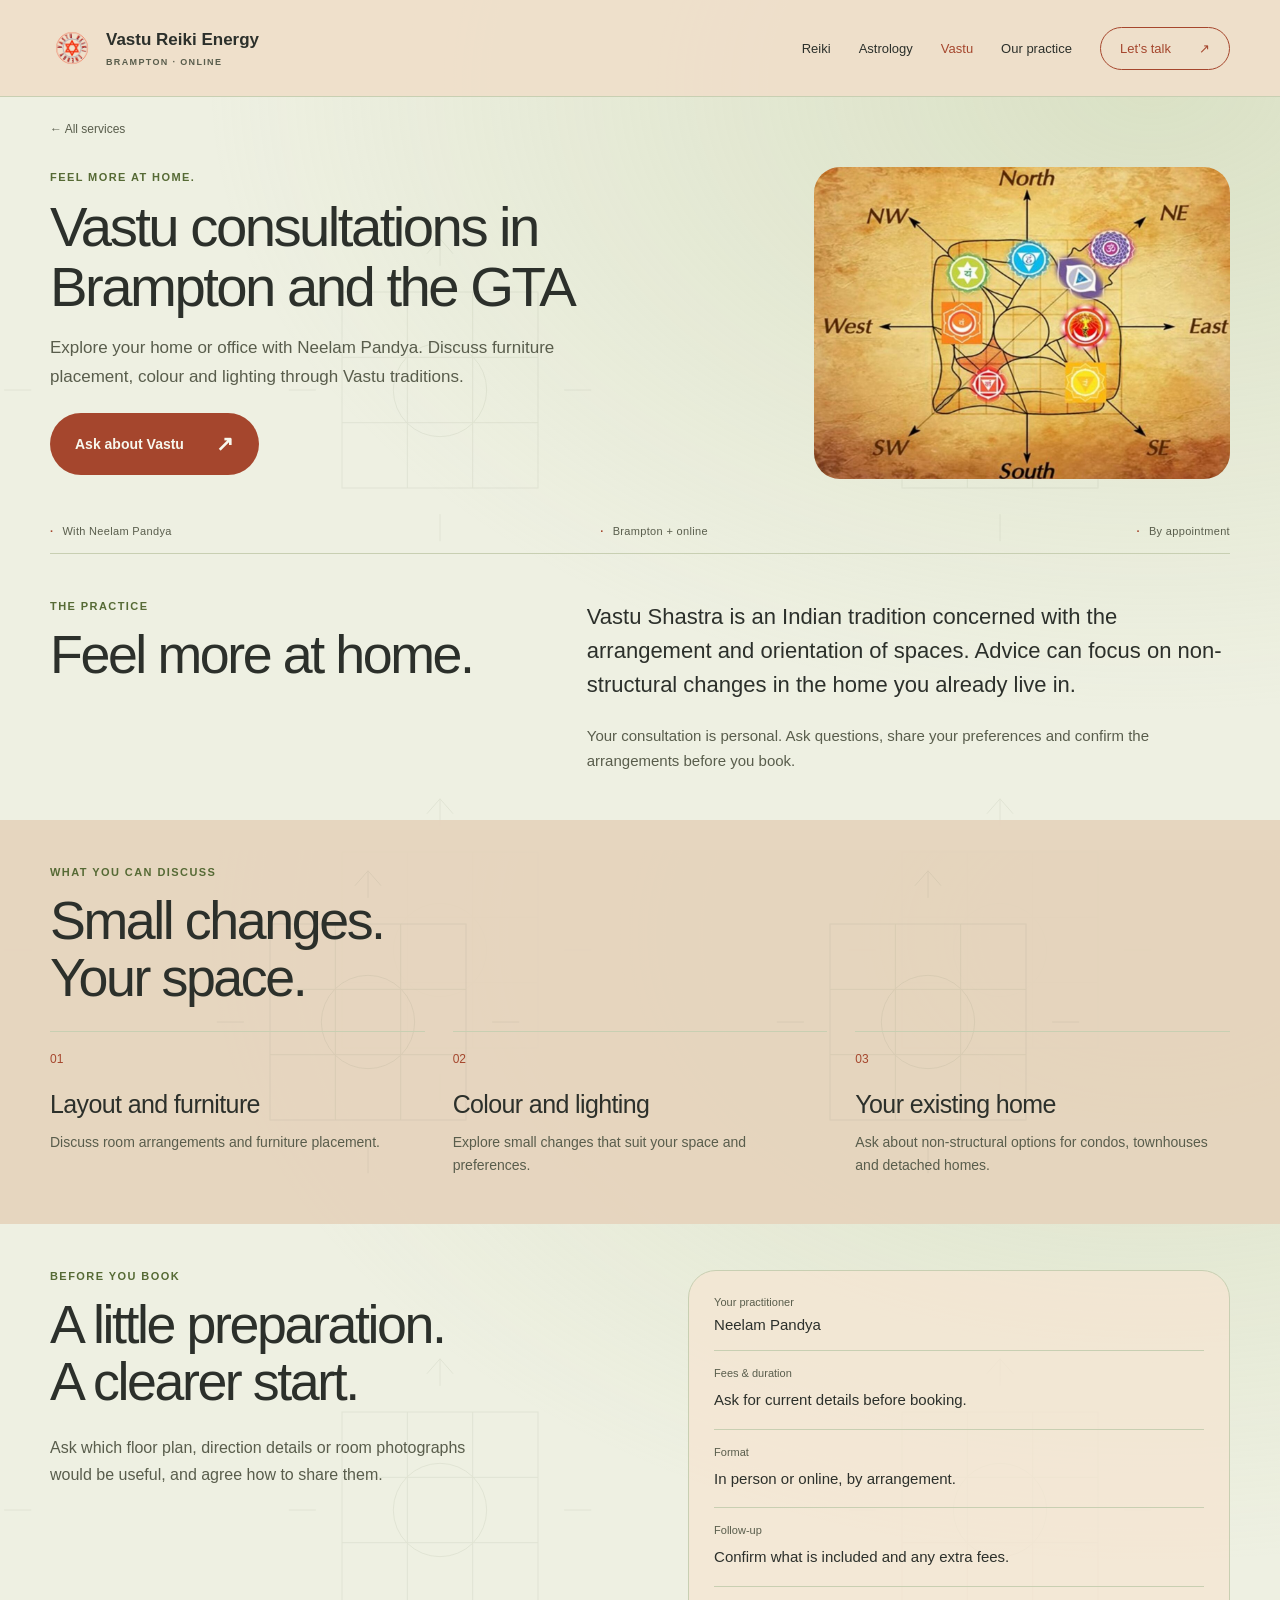
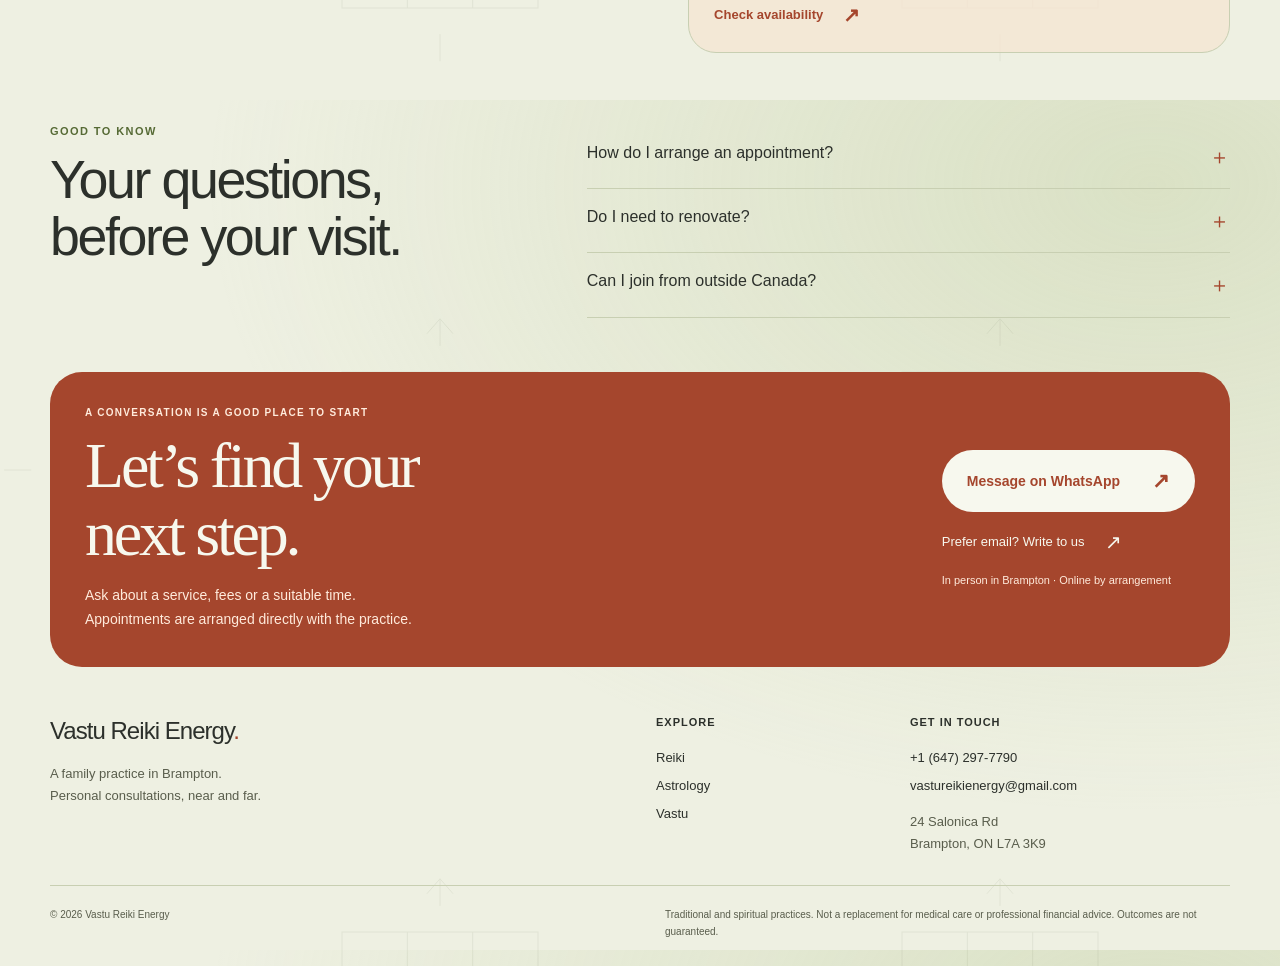
<file: vastu.html>
<!doctype html>
<html lang="en">
<head>
<meta charset="utf-8">
<meta name="viewport" content="width=device-width, initial-scale=1">
<title>Vastu consultations in Brampton and the GTA | Vastu Reiki Energy</title>
<meta name="description" content="Explore your home or office with Neelam Pandya. Discuss furniture placement, colour and lighting through Vastu traditions.">
<link rel="canonical" href="https://www.vastureikienergy.com/vastu">
<link rel="icon" type="image/png" sizes="32x32" href="images/favicon-32.png">
<link rel="apple-touch-icon" href="images/apple-touch-icon.png">
<meta name="theme-color" content="#fbf8f2">
<meta property="og:type" content="website">
<meta property="og:title" content="Vastu consultations in Brampton and the GTA | Vastu Reiki Energy">
<meta property="og:description" content="Explore your home or office with Neelam Pandya. Discuss furniture placement, colour and lighting through Vastu traditions.">
<meta property="og:url" content="https://www.vastureikienergy.com/vastu">
<meta property="og:image" content="https://www.vastureikienergy.com/images/vastu-directions.jpg">
<meta name="twitter:card" content="summary_large_image">
<meta name="twitter:title" content="Vastu consultations in Brampton and the GTA | Vastu Reiki Energy">
<meta name="twitter:description" content="Explore your home or office with Neelam Pandya. Discuss furniture placement, colour and lighting through Vastu traditions.">
<meta name="twitter:image" content="https://www.vastureikienergy.com/images/vastu-directions.jpg">
<link rel="stylesheet" href="site.css">
<script src="site.js" defer>
</script>
<script type="application/ld+json">{"@context": "https://schema.org", "@graph": [{"@type": "ProfessionalService", "@id": "https://www.vastureikienergy.com/#business", "name": "Vastu Reiki Energy", "url": "https://www.vastureikienergy.com/", "logo": "https://www.vastureikienergy.com/images/logo.png", "telephone": "+1-647-297-7790", "email": "vastureikienergy@gmail.com", "address": {"@type": "PostalAddress", "streetAddress": "24 Salonica Rd", "addressLocality": "Brampton", "addressRegion": "ON", "postalCode": "L7A 3K9", "addressCountry": "CA"}, "areaServed": ["Canada", "India"]}, {"@type": "Service", "@id": "https://www.vastureikienergy.com/vastu#service", "name": "Vastu consultation", "url": "https://www.vastureikienergy.com/vastu", "provider": {"@id": "https://www.vastureikienergy.com/#business"}}]}</script>
<link rel="stylesheet" href="modern-compact.css">
<script>(function(){var p=location.pathname,n=p.replace(/\/index\.html$/,"/").replace(/\.html$/,"");if(n!==p&&history.replaceState)history.replaceState(null,"",n+location.search+location.hash)})()</script></head>
<body class="theme-vastu">
<a class="skip" href="#main">Skip to content</a>
<header class="site-header">
<div class="shell header-inner">
<a class="brand" href="/" aria-label="Vastu Reiki Energy home">
<img src="images/logo.png" width="48" height="48" alt="">
<span>Vastu Reiki Energy<small>BRAMPTON · ONLINE</small>
</span>
</a>
<button class="menu-toggle" aria-expanded="false" aria-controls="navigation">Menu <span aria-hidden="true">＋</span>
</button>
<nav id="navigation" aria-label="Main navigation">
<a href="/reiki">Reiki</a>
<a href="/astrology">Astrology</a>
<a href="/vastu" aria-current="page">Vastu</a>
<a href="/#about">Our practice</a>
<a class="nav-cta" href="https://wa.me/16472977790">Let’s talk <span aria-hidden="true">↗</span>
</a>
</nav>
</div>
</header>
<main id="main">
<section class="detail-hero shell">
<a class="back-link" href="/#services">← All services</a>
<div class="detail-hero-grid">
<div>
<span class="eyebrow">Feel more at home.</span>
<h1>Vastu consultations in Brampton and the GTA</h1>
<p class="lead">Explore your home or office with Neelam Pandya. Discuss furniture placement, colour and lighting through Vastu traditions.</p>
<a class="button dark" href="https://wa.me/16472977790">Ask about Vastu <span aria-hidden="true">↗</span>
</a>
</div>
<figure class="detail-original-art">
<img src="images/vastu-directions.jpg" alt="A directional diagram illustrating Vastu traditions" width="1200" height="900" decoding="async" fetchpriority="high">
</figure>
</div>
<div class="availability">
<span>With Neelam Pandya</span>
<span>Brampton + online</span>
<span>By appointment</span>
</div>
</section>
<section class="section shell intro-grid">
<div>
<span class="eyebrow">The practice</span>
<h2>Feel more at home.</h2>
</div>
<div>
<p class="large-copy">Vastu Shastra is an Indian tradition concerned with the arrangement and orientation of spaces. Advice can focus on non-structural changes in the home you already live in.</p>
<p>Your consultation is personal. Ask questions, share your preferences and confirm the arrangements before you book.</p>
</div>
</section>
<section class="section tinted">
<div class="shell">
<div class="section-heading">
<div>
<span class="eyebrow">What you can discuss</span>
<h2>Small changes.<br>Your space.</h2>
</div>
</div>
<div class="process">
<article>
<span>01</span>
<h3>Layout and furniture</h3>
<p>Discuss room arrangements and furniture placement.</p>
</article>
<article>
<span>02</span>
<h3>Colour and lighting</h3>
<p>Explore small changes that suit your space and preferences.</p>
</article>
<article>
<span>03</span>
<h3>Your existing home</h3>
<p>Ask about non-structural options for condos, townhouses and detached homes.</p>
</article>
</div>
</div>
</section>
<section id="consultation-details" class="section shell booking-grid">
<div>
<span class="eyebrow">Before you book</span>
<h2>A little preparation.<br>A clearer start.</h2>
<p>Ask which floor plan, direction details or room photographs would be useful, and agree how to share them.</p>
</div>
<div class="booking-card">
<div>
<span>Your practitioner</span>
<strong>Neelam Pandya</strong>
</div>
<div>
<span>Fees &amp; duration</span>
<p>Ask for current details before booking.</p>
</div>
<div>
<span>Format</span>
<p>In person or online, by arrangement.</p>
</div>
<div>
<span>Follow-up</span>
<p>Confirm what is included and any extra fees.</p>
</div>
<a class="text-link" href="https://wa.me/16472977790">Check availability <span aria-hidden="true">↗</span>
</a>
</div>
</section>
<section class="section shell faq-section">
<div>
<span class="eyebrow">Good to know</span>
<h2>Your questions,<br>before your visit.</h2>
</div>
<div class="faq-list">
<details>
<summary>How do I arrange an appointment?<span aria-hidden="true">＋</span>
</summary>
<p>Message the practice on WhatsApp, call or email. Confirm the service, fee and time directly. Sending an enquiry does not confirm a booking.</p>
</details>
<details>
<summary>Do I need to renovate?<span aria-hidden="true">＋</span>
</summary>
<p>The practice discusses non-structural changes, including furniture placement, mirrors, colour and lighting. Ask what is practical for your home.</p>
</details>
<details>
<summary>Can I join from outside Canada?<span aria-hidden="true">＋</span>
</summary>
<p>Online consultations are offered to clients in India and elsewhere. Confirm the platform and time zone with the practice.</p>
</details>
</div>
</section>
<section id="contact" class="contact-section">
<div class="shell contact-box">
<div>
<span class="eyebrow">A conversation is a good place to start</span>
<h2>Let’s find your<br>next step.</h2>
<p>Ask about a service, fees or a suitable time.<br>Appointments are arranged directly with the practice.</p>
</div>
<div class="contact-actions">
<a class="button light" href="https://wa.me/16472977790">Message on WhatsApp <span aria-hidden="true">↗</span>
</a>
<a class="text-link" href="mailto:vastureikienergy@gmail.com">Prefer email? Write to us <span aria-hidden="true">↗</span>
</a>
<small>In person in Brampton · Online by arrangement</small>
</div>
</div>
</section>
</main>
<footer>
<div class="shell footer-grid">
<div>
<a class="footer-brand" href="/">Vastu Reiki Energy<span class="accent-dot">.</span>
</a>
<p>A family practice in Brampton.<br>Personal consultations, near and far.</p>
</div>
<div>
<h2>Explore</h2>
<a href="/reiki">Reiki</a>
<a href="/astrology">Astrology</a>
<a href="/vastu">Vastu</a>
</div>
<div>
<h2>Get in touch</h2>
<a href="tel:+16472977790">+1 (647) 297-7790</a>
<a href="mailto:vastureikienergy@gmail.com">vastureikienergy@gmail.com</a>
<p>24 Salonica Rd<br>Brampton, ON L7A 3K9</p>
</div>
</div>
<div class="shell footer-bottom">
<p>© 2026 Vastu Reiki Energy</p>
<p>Traditional and spiritual practices. Not a replacement for medical care or professional financial advice. Outcomes are not guaranteed.</p>
</div>
</footer>
<a class="mobile-contact" href="https://wa.me/16472977790">Ask on WhatsApp <span aria-hidden="true">↗</span>
</a>
</body>
</html>
</file>
<file: site.css>
:root{--page:#fbf8f2;--ink:#2c302b;--muted:#68665e;--green:#344e41;--terra:#a5462d;--peach:#eedbd0;--sage:#e3e9dd;--sand:#ede8dd;--line:#dcd8ce;--white:#fffdf9;--radius:28px;--display:Georgia,'Times New Roman',serif}
*{box-sizing:border-box}html{scroll-behavior:smooth;scroll-padding-top:110px}body{margin:0;background:var(--page);color:var(--ink);font-family:Arial,Helvetica,sans-serif;font-size:16px;-webkit-font-smoothing:antialiased}a{color:inherit;text-decoration:none}button{font:inherit}button,a,summary{-webkit-tap-highlight-color:transparent}p{color:var(--muted);line-height:1.7;margin:0}h1,h2,h3{margin:0;font-weight:500}h1,h2{letter-spacing:-.045em;line-height:1.06}h2{font-size:clamp(36px,4.2vw,58px)}h3{font-size:26px;letter-spacing:-.025em;line-height:1.2}img{max-width:100%;height:auto}a:focus-visible,button:focus-visible,summary:focus-visible{outline:3px solid var(--terra);outline-offset:6px}::selection{background:var(--peach);color:var(--ink)}.shell{width:min(1180px,calc(100% - 80px));margin-inline:auto}.section{padding-block:104px}.eyebrow,.small-label{display:block;font-size:11px;font-weight:700;letter-spacing:.13em;text-transform:uppercase;color:var(--terra)}.eyebrow{margin-bottom:24px}.skip{position:fixed;top:-100px;left:16px;background:var(--white);padding:14px;z-index:100}.skip:focus{top:12px}.site-header{background:var(--page);border-bottom:1px solid var(--line);position:sticky;top:0;z-index:30}.header-inner{min-height:96px;display:flex;align-items:center;justify-content:space-between;gap:24px}.brand{display:flex;align-items:center;gap:12px;font-size:17px;font-weight:600;white-space:nowrap}.brand img{width:44px;height:44px;object-fit:contain}.brand small{display:block;font-size:9px;letter-spacing:.15em;margin-top:7px;color:var(--muted)}nav{display:flex;gap:28px;align-items:center;font-size:13px}nav>a{padding-block:10px}nav>a:hover,nav>a[aria-current]{color:var(--terra)}nav .nav-cta{display:flex;gap:28px;align-items:center;border:1px solid var(--terra);color:var(--terra);padding:13px 19px;border-radius:99px}.nav-cta:hover{background:var(--peach)}.menu-toggle{display:none}.home-hero{padding-top:65px}.hero-status{display:flex;gap:10px;align-items:center;font-size:10px;font-weight:700;letter-spacing:.14em;color:var(--muted);margin-bottom:30px}.hero-status>span{width:7px;height:7px;background:var(--terra);border-radius:50%}.home-hero h1{font-size:clamp(44px,6.5vw,85px);line-height:1.09;font-weight:500}.home-hero h1>span{font-family:var(--display);font-style:italic;font-weight:400;color:var(--terra);letter-spacing:-.055em}.hero-bottom{display:flex;justify-content:space-between;align-items:flex-end;gap:30px;margin-top:29px}.hero-bottom p{font-size:17px}.button{display:inline-flex;justify-content:space-between;align-items:center;gap:32px;padding:19px 25px;min-height:58px;border-radius:99px;font-size:14px;font-weight:600;transition:background .18s}.button span{font-size:21px}.button.dark{background:var(--terra);color:var(--white)}.button.dark:hover{background:#873923}.button.light{background:var(--white);color:var(--terra)}.button.light:hover{background:var(--peach)}.hero-services{display:grid;grid-template-columns:1.22fr 1fr 1fr;gap:17px;margin-top:48px}.hero-service{position:relative;min-height:255px;border-radius:var(--radius);padding:25px 28px;display:flex;flex-direction:column;overflow:hidden;transition:box-shadow .2s}.hero-service:hover{box-shadow:0 8px 26px #473e2c14}.reiki{background:var(--green);color:#fffdf6}.astrology{background:var(--peach);color:#703722}.vastu{background:var(--sage);color:var(--green)}.card-top{display:flex;align-items:flex-start;font-size:11px;letter-spacing:.09em;gap:20px}.service-symbol{width:64px;height:64px;display:block}.card-top>.service-symbol{width:92px;height:92px;margin-left:auto;margin-right:20px;opacity:.8}.round-arrow{width:34px;height:34px;border:1px solid currentColor;border-radius:50%;display:grid;place-items:center;font-size:19px;opacity:.8}.hero-service-name{font-size:34px;letter-spacing:-.035em;margin-top:auto;padding-top:20px}.hero-service-line{font-size:13px;margin-top:10px;line-height:1.4}.availability{display:flex;align-items:center;justify-content:space-between;gap:20px;border-bottom:1px solid var(--line);padding-block:24px;font-size:11px;letter-spacing:.03em;color:var(--muted)}.availability>span{display:flex;gap:9px;align-items:center}.availability>span:before{content:'·';color:var(--terra);font-weight:700}.section-heading{display:flex;justify-content:space-between;align-items:flex-end;gap:50px;margin-bottom:48px}.section-heading>p{max-width:340px;font-size:15px}.service-line{display:grid;grid-template-columns:45px 1fr 1.3fr auto;gap:25px;align-items:center;border-top:1px solid var(--line);padding:31px 0}.service-line:last-child{border-bottom:1px solid var(--line)}.index{font-size:12px;color:var(--terra)}.service-line h3{font-size:33px}.service-line p{font-size:14px;max-width:315px}.line-link,.text-link{font-size:13px;font-weight:600;display:inline-flex;gap:20px;align-items:center}.line-link{color:var(--terra)}.line-link span,.text-link span{font-size:20px}.service-line:hover h3{color:var(--terra)}.practice-section{background:var(--sand)}.practitioner-grid{display:grid;grid-template-columns:1fr 1fr;gap:24px}.practitioner{background:var(--page);padding:34px;border-radius:var(--radius)}.practitioner-top{display:flex;align-items:center;justify-content:space-between;margin-bottom:44px}.initials{width:62px;height:62px;display:grid;place-items:center;border-radius:50%;background:var(--peach);color:var(--terra);font-family:var(--display);font-size:23px}.practitioner:nth-child(2) .initials{background:var(--sage);color:var(--green)}.practitioner h3{font-size:31px}.practitioner .role{font-size:13px;color:var(--terra);margin-top:8px;margin-bottom:25px}.practitioner p{max-width:430px;font-size:15px}.practitioner .text-link{margin-top:29px;color:var(--terra)}.process{display:grid;grid-template-columns:repeat(3,1fr);gap:42px}.process article{border-top:1px solid var(--line);padding-top:22px}.process article>span{font-size:12px;color:var(--terra)}.process h3{margin-top:38px;font-size:25px;max-width:260px}.process p{margin-top:17px;font-size:14px}.faq-section{display:grid;grid-template-columns:1fr 1.3fr;gap:80px;padding-top:35px}.faq-list details{border-bottom:1px solid var(--line)}summary{list-style:none;cursor:pointer}summary::-webkit-details-marker{display:none}.faq-list summary{display:flex;justify-content:space-between;gap:25px;font-size:16px;line-height:1.4;padding:22px 0}.faq-list summary>span{color:var(--terra);font-size:21px;flex-shrink:0}.faq-list details>p{padding:0 35px 24px 0;font-size:14px}details[open]>summary>span:last-child{transform:rotate(45deg)}.contact-section{padding:8px 0 72px}.contact-box{background:var(--terra);color:var(--white);border-radius:32px;padding:56px;display:flex;align-items:center;justify-content:space-between;gap:50px}.contact-box .eyebrow{color:#ffebdc;font-size:10px}.contact-box h2{font-family:var(--display);font-size:clamp(44px,5vw,68px);font-weight:400;letter-spacing:-.05em}.contact-box p{color:#ffebdc;margin-top:24px;font-size:14px}.contact-actions{display:flex;flex-direction:column;gap:24px;align-items:flex-start}.contact-actions small{font-size:11px;line-height:1.6;color:#ffebdc}.contact-actions .text-link{font-weight:400}footer{padding-top:30px}.footer-grid{display:grid;grid-template-columns:1.8fr .7fr 1fr;gap:45px;padding-bottom:65px}.footer-brand{font-size:24px;letter-spacing:-.04em}.accent-dot{color:var(--terra)}.footer-grid h2{font-family:Arial,Helvetica,sans-serif;font-size:11px;font-weight:700;letter-spacing:.09em;text-transform:uppercase;margin-bottom:21px}.footer-grid>div>a:not(.footer-brand){display:block;margin-top:13px;font-size:13px;overflow-wrap:anywhere}.footer-grid p{font-size:13px;margin-top:18px}.footer-bottom{border-top:1px solid var(--line);display:flex;gap:80px;justify-content:space-between;padding:25px 0 36px}.footer-bottom p{font-size:10px}.footer-bottom p:last-child{max-width:565px}.detail-hero{padding-top:35px}.back-link{font-size:12px;color:var(--muted)}.detail-hero-grid{display:grid;grid-template-columns:1.4fr .8fr;gap:75px;align-items:center;padding:55px 0}.detail-hero h1{font-size:clamp(40px,4.8vw,65px);max-width:680px}.lead{font-size:17px;margin-top:26px;max-width:550px}.detail-hero .button{margin-top:28px}.service-art{border-radius:160px 160px 24px 24px;min-height:375px;display:flex;align-items:center;justify-content:center;flex-direction:column;gap:40px}.service-art .service-symbol{width:145px;height:145px;stroke-width:.8}.service-art>span{font-family:var(--display);font-style:italic;font-size:34px}.intro-grid{display:grid;grid-template-columns:1fr 1.3fr;gap:80px}.intro-grid p+p{margin-top:20px;font-size:15px}.large-copy{font-size:22px;line-height:1.55;color:var(--ink)}.tinted{background:var(--sand)}.modality-list{border-top:1px solid var(--line)}.modality-list details{border-bottom:1px solid var(--line);scroll-margin-top:120px}.modality-list summary{display:grid;grid-template-columns:50px 1fr 28px;align-items:center;gap:20px;padding:28px 0}.modality-list h3{font-size:27px}.modality-list summary>span:last-child{font-size:25px;color:var(--terra)}.modality-list details>div{padding:0 70px 28px;max-width:840px}.modality-list details p+p{margin-top:12px}.booking-grid{display:grid;grid-template-columns:1.1fr 1fr;gap:100px}.booking-grid>div>p{margin-top:24px;max-width:450px;font-size:16px}.booking-card{padding:33px;border:1px solid var(--line);border-radius:var(--radius)}.booking-card>div{padding-bottom:21px;margin-bottom:21px;border-bottom:1px solid var(--line)}.booking-card>div>span{display:block;font-size:11px;color:var(--muted);margin-bottom:8px}.booking-card p,.booking-card strong{font-size:15px;font-weight:400;color:var(--ink)}.booking-card .text-link{color:var(--terra)}
@media(min-width:901px) and (max-width:1080px){nav{gap:17px}.brand{font-size:15px}.header-inner{gap:14px}.service-line{grid-template-columns:35px .7fr 1.1fr}.line-link{grid-column:3}.hero-service{padding:24px 20px}.card-top>.service-symbol{margin-right:0}}
@media(max-width:900px){.shell{width:calc(100% - 44px)}.header-inner{min-height:78px}.brand{font-size:16px}.brand img{width:38px;height:38px}.menu-toggle{display:flex;align-items:center;gap:20px;border:1px solid var(--line);border-radius:99px;padding:10px 15px;background:none;font-size:12px}.menu-toggle span{font-size:20px}nav{display:none;position:absolute;top:100%;left:0;right:0;background:var(--page);border-bottom:1px solid var(--line);padding:18px 22px 24px;flex-direction:column;align-items:stretch;gap:5px}nav.open{display:flex}nav>a{padding:13px 0}nav .nav-cta{margin-top:8px}.home-hero{padding-top:45px}.home-hero h1{font-size:clamp(36px,6.8vw,62px)}.hero-bottom{align-items:flex-start;gap:24px}.hero-bottom p{font-size:15px}.hero-services{gap:12px;grid-template-columns:1fr 1fr 1fr}.hero-service{min-height:225px;padding:20px}.card-top>.service-symbol{width:60px;height:60px;margin:0}.card-top{gap:12px;flex-wrap:wrap}.round-arrow{margin-left:auto;width:28px;height:28px;font-size:17px}.hero-service-name{font-size:28px}.hero-service-line{font-size:12px}.section{padding-block:72px}.section-heading{gap:35px}.section-heading>p{max-width:270px}.service-line{grid-template-columns:30px 1fr 1.3fr;gap:20px}.service-line h3{font-size:28px}.line-link{grid-column:3}.process{gap:25px}.process h3{font-size:22px}.faq-section{gap:35px}.contact-box{padding:38px;gap:30px}.contact-actions .button{gap:18px}.footer-grid{gap:30px;grid-template-columns:1.3fr .6fr 1fr}.detail-hero-grid{gap:35px}.service-art{min-height:315px}.detail-hero h1{font-size:46px}.intro-grid{gap:40px}.booking-grid{gap:40px}.footer-bottom{gap:35px}}
@media(max-width:600px){.shell{width:calc(100% - 36px)}.brand small{font-size:8px}.hero-status{font-size:8px;letter-spacing:.11em;gap:7px}.home-hero h1{font-size:clamp(33px,8.3vw,48px);line-height:1.13;letter-spacing:-.05em}.hero-bottom{display:block}.hero-bottom .button{margin-top:24px}.desktop-break{display:none}.hero-services{grid-template-columns:1fr;margin-top:34px;gap:12px}.hero-service{min-height:168px;padding:23px 26px;display:grid;grid-template-columns:1fr 110px;grid-template-rows:auto auto}.card-top{grid-column:2;grid-row:1 / 3;align-self:center;justify-content:flex-end;position:relative}.card-top>.service-symbol{width:72px;height:72px}.card-top{font-size:0}.card-top .round-arrow{position:absolute;bottom:-17px;right:0;background:transparent;width:26px;height:26px;font-size:17px}.hero-service-name{grid-column:1;grid-row:1;padding:0;align-self:end;font-size:33px}.hero-service-line{grid-column:1;grid-row:2;align-self:start;margin-top:9px;font-size:13px}.availability{gap:9px;flex-wrap:wrap;padding-block:20px;font-size:10px;justify-content:flex-start}.availability>span{margin-right:12px;gap:5px}.section{padding-block:59px}.section-heading{display:block;margin-bottom:30px}.section-heading>p{margin-top:23px;max-width:360px}.eyebrow{font-size:9px;margin-bottom:18px}h2{font-size:39px}.service-line{grid-template-columns:25px 1fr;gap:13px;padding:25px 0}.service-line h3{font-size:31px}.service-line p,.line-link{grid-column:2}.line-link{margin-top:4px}.practitioner-grid{grid-template-columns:1fr;gap:16px}.practitioner{padding:27px}.practitioner-top{margin-bottom:30px}.process{grid-template-columns:1fr;gap:30px}.process h3{margin-top:21px;max-width:300px}.process p{margin-top:12px;max-width:420px}.faq-section{grid-template-columns:1fr;gap:26px}.faq-list summary{font-size:15px}.contact-section{padding-bottom:45px}.contact-box{padding:34px 25px;display:block;border-radius:24px}.contact-box h2{font-size:51px}.contact-actions{margin-top:32px;gap:22px}.contact-actions .button{width:100%}.contact-box .eyebrow{font-size:8px}.footer-grid{grid-template-columns:1fr 1fr;gap:36px;padding-bottom:35px}.footer-grid>div:first-child{grid-column:1 / -1}.footer-grid>div:last-child{min-width:0}.footer-brand{font-size:25px}.footer-bottom{display:block}.footer-bottom p+p{margin-top:15px}.detail-hero{padding-top:25px}.detail-hero-grid{grid-template-columns:1fr;gap:32px;padding:33px 0}.detail-hero h1{font-size:44px}.lead{font-size:16px}.service-art{min-height:215px;border-radius:100px 100px 22px 22px;flex-direction:row;gap:40px}.service-art .service-symbol{width:100px;height:100px}.service-art>span{font-size:30px}.intro-grid,.booking-grid{grid-template-columns:1fr;gap:28px}.large-copy{font-size:20px}.modality-list summary{grid-template-columns:25px 1fr 23px;gap:13px;padding:22px 0}.modality-list h3{font-size:23px}.modality-list details>div{padding:0 0 24px 38px;font-size:14px}.booking-card{padding:25px}.button{font-size:13px;padding:17px 23px;min-height:54px}}
@media(prefers-reduced-motion:reduce){html{scroll-behavior:auto}*,*:before,*:after{transition:none!important}}

/* Original spiritual artwork: preserve complete compositions and readable diagrams. */
figure{margin:0}.visual-hero-grid{display:grid;grid-template-columns:1fr 1fr;gap:42px;align-items:center;padding-bottom:40px}.visual-home h1{font-size:clamp(43px,4.5vw,61px);line-height:1.07}.visual-home h1>span{display:block;font-size:.69em;line-height:1.2;margin-top:20px}.hero-intro{font-size:17px;max-width:400px;margin-top:22px}.hero-actions{display:flex;gap:25px;align-items:center;flex-wrap:wrap;margin-top:28px}.hero-art{border-radius:28px;overflow:hidden;background:#ece0d9;border:1px solid var(--line)}.hero-art img{display:block;width:100%;height:auto;object-fit:contain}.hero-art figcaption{padding:20px 25px;font-size:12px;letter-spacing:.08em;color:var(--terra);background:var(--sand)}.visual-services{padding-top:70px}.photo-services{display:grid;grid-template-columns:repeat(3,minmax(0,1fr));gap:22px}.photo-service{background:var(--white);color:var(--ink);border:1px solid var(--line);border-radius:24px;overflow:hidden;display:block;transition:box-shadow .2s}.photo-service:hover{box-shadow:0 10px 30px #473e2c14}.service-image{height:260px;display:flex;align-items:center;justify-content:center;background:#f0ebe4;padding:14px}.service-image img{display:block;max-width:100%;max-height:100%;width:auto;height:auto;object-fit:contain}.photo-service-copy{padding:27px}.photo-service-copy h3{font-size:27px;margin-top:14px}.photo-service-copy p{font-size:14px;margin-top:12px;min-height:48px}.photo-service-copy .text-link{color:var(--terra);margin-top:20px}.detail-original-art{border-radius:26px;overflow:hidden;display:flex;justify-content:center;align-items:center;background:var(--sand)}.detail-original-art img{display:block;width:100%;height:auto;object-fit:contain}.detail-original-art.portrait-art{max-width:310px;width:100%;margin-inline:auto}.spiritual-gallery-section{padding-top:0}.spiritual-gallery{display:grid;grid-template-columns:repeat(3,minmax(0,1fr));gap:22px}.spiritual-tile{border:1px solid var(--line);border-radius:24px;overflow:hidden;background:var(--white)}.spiritual-tile>div{height:300px;padding:18px;display:flex;align-items:center;justify-content:center;background:var(--sand)}.spiritual-tile img{display:block;width:auto;height:auto;max-width:100%;max-height:100%;object-fit:contain}.spiritual-tile h3{display:flex;justify-content:space-between;gap:20px;padding:22px;font-size:20px}.spiritual-tile h3>span{color:var(--terra)}.mobile-contact{display:none}
@media(max-width:900px){.visual-hero-grid{gap:25px}.visual-home h1{font-size:42px}.hero-intro{font-size:15px}.hero-actions{gap:20px}.photo-services{gap:14px}.service-image{height:220px;padding:10px}.photo-service-copy{padding:22px}.photo-service-copy h3{font-size:23px}.spiritual-gallery{gap:14px}.spiritual-tile>div{height:250px}.spiritual-tile h3{font-size:18px;padding:18px}}
@media(max-width:600px){.visual-hero-grid{grid-template-columns:1fr;gap:30px;padding-bottom:25px}.visual-home h1{font-size:clamp(42px,11vw,58px)}.hero-status{margin-bottom:24px}.hero-actions .button{margin:0}.hero-art figcaption{padding:16px 20px;font-size:10px}.photo-services{grid-template-columns:1fr;gap:22px}.service-image{height:280px;padding:16px}.photo-service-copy{padding:25px}.photo-service-copy h3{font-size:28px}.photo-service-copy p{min-height:0}.visual-services{padding-top:50px}.detail-original-art.portrait-art{max-width:270px}.spiritual-gallery{grid-template-columns:1fr;gap:20px}.spiritual-tile>div{height:290px}.spiritual-tile h3{padding:22px;font-size:22px}body{padding-bottom:calc(82px + env(safe-area-inset-bottom))}.mobile-contact{position:fixed;bottom:calc(12px + env(safe-area-inset-bottom));left:18px;right:18px;display:flex;justify-content:space-between;align-items:center;padding:16px 22px;background:var(--terra);color:var(--white);border-radius:99px;box-shadow:0 5px 20px #38211426;z-index:25;font-size:14px;font-weight:600;min-height:52px}.mobile-contact span{font-size:20px}}
</file>
<file: modern-compact.css>
/* Compact version of the saved modern design. */
:root{--page:#f1e3d0;--sand:#e8d7bd;--white:#f7ebda;--peach:#e8c8b5;--sage:#dce2ce;--line:#d3bea3;--muted:#61584e;--pattern:none}
.theme-reiki{--pattern:url("data:image/svg+xml,%3Csvg%20xmlns%3D%22http%3A%2F%2Fwww.w3.org%2F2000%2Fsvg%22%20viewBox%3D%220%200%20600%20600%22%3E%3Cg%20fill%3D%22none%22%20stroke%3D%22%236b4a9e%22%20stroke-width%3D%221.1%22%20opacity%3D%22.09%22%3E%3Ccircle%20cx%3D%22300%22%20cy%3D%22300%22%20r%3D%22115%22%2F%3E%3Ccircle%20cx%3D%22300%22%20cy%3D%22300%22%20r%3D%2288%22%2F%3E%3Cellipse%20cx%3D%22300%22%20cy%3D%22300%22%20rx%3D%2243%22%20ry%3D%22112%22%2F%3E%3Cellipse%20cx%3D%22300%22%20cy%3D%22300%22%20rx%3D%2243%22%20ry%3D%22112%22%20transform%3D%22rotate%2860%20300%20300%29%22%2F%3E%3Cellipse%20cx%3D%22300%22%20cy%3D%22300%22%20rx%3D%2243%22%20ry%3D%22112%22%20transform%3D%22rotate%28120%20300%20300%29%22%2F%3E%3C%2Fg%3E%3C%2Fsvg%3E");}
.theme-astrology{--pattern:url("data:image/svg+xml,%3Csvg%20xmlns%3D%22http%3A%2F%2Fwww.w3.org%2F2000%2Fsvg%22%20viewBox%3D%220%200%20600%20600%22%3E%3Cg%20fill%3D%22none%22%20stroke%3D%22%2334407d%22%20stroke-width%3D%221%22%20opacity%3D%22.1%22%3E%3Ccircle%20cx%3D%22300%22%20cy%3D%22300%22%20r%3D%22120%22%2F%3E%3Ccircle%20cx%3D%22300%22%20cy%3D%22300%22%20r%3D%22101%22%2F%3E%3Cpath%20d%3D%22M300%20180v20m60-4-10%2017m54%2027-17%2010m33%2050h-20m4%2060-17-10m-27%2054-10-17m-50%2033v-20m-60%204%2010-17m-54-27%2017-10m-33-50h20m-4-60%2017%2010m27-54%2010%2017M235%20317l39-59%2054%2029%2028%2054%22%2F%3E%3Ccircle%20cx%3D%22235%22%20cy%3D%22317%22%20r%3D%223%22%2F%3E%3Ccircle%20cx%3D%22274%22%20cy%3D%22258%22%20r%3D%223%22%2F%3E%3Ccircle%20cx%3D%22328%22%20cy%3D%22287%22%20r%3D%223%22%2F%3E%3Ccircle%20cx%3D%22356%22%20cy%3D%22341%22%20r%3D%223%22%2F%3E%3C%2Fg%3E%3C%2Fsvg%3E");}
.theme-vastu{--pattern:url("data:image/svg+xml,%3Csvg%20xmlns%3D%22http%3A%2F%2Fwww.w3.org%2F2000%2Fsvg%22%20viewBox%3D%220%200%20600%20600%22%3E%3Cg%20fill%3D%22none%22%20stroke%3D%22%23677452%22%20stroke-width%3D%221%22%20opacity%3D%22.11%22%3E%3Crect%20x%3D%22195%22%20y%3D%22195%22%20width%3D%22210%22%20height%3D%22210%22%2F%3E%3Cpath%20d%3D%22M265%20195v210m70-210v210m-140-140h210m-210%2070h210M300%20167v-29m0%20295v29M167%20300h-29m295%200h29M286%20154l14-16%2014%2016%22%2F%3E%3Ccircle%20cx%3D%22300%22%20cy%3D%22300%22%20r%3D%2250%22%2F%3E%3C%2Fg%3E%3C%2Fsvg%3E");}
.theme-home{--pattern:url("data:image/svg+xml,%3Csvg%20xmlns%3D%22http%3A%2F%2Fwww.w3.org%2F2000%2Fsvg%22%20viewBox%3D%220%200%20600%20600%22%3E%3Cg%20fill%3D%22none%22%20stroke%3D%22%239d573c%22%20stroke-width%3D%221.1%22%20opacity%3D%22.09%22%3E%3Ccircle%20cx%3D%22300%22%20cy%3D%22300%22%20r%3D%22115%22%2F%3E%3Ccircle%20cx%3D%22300%22%20cy%3D%22300%22%20r%3D%2288%22%2F%3E%3Cellipse%20cx%3D%22300%22%20cy%3D%22300%22%20rx%3D%2243%22%20ry%3D%22112%22%2F%3E%3Cellipse%20cx%3D%22300%22%20cy%3D%22300%22%20rx%3D%2243%22%20ry%3D%22112%22%20transform%3D%22rotate%2860%20300%20300%29%22%2F%3E%3Cellipse%20cx%3D%22300%22%20cy%3D%22300%22%20rx%3D%2243%22%20ry%3D%22112%22%20transform%3D%22rotate%28120%20300%20300%29%22%2F%3E%3C%2Fg%3E%3C%2Fsvg%3E");}

body{background-color:var(--page);background-image:var(--pattern),radial-gradient(ellipse at 90% 10%,#dfb59d66,transparent 58%);background-size:560px 560px,100% 850px;background-position:100% 110px,0 0;background-repeat:repeat,repeat-y}
.site-header{background:#efdfcaf5}
.section{padding-block:46px}
.home-hero{padding-top:28px}
.visual-hero-grid{gap:28px;padding-bottom:22px}
.visual-home h1{font-size:clamp(40px,4.3vw,56px)}
.visual-home h1>span{margin-top:14px}
.hero-status{margin-bottom:18px}
.hero-intro{margin-top:16px}
.hero-actions{margin-top:20px;gap:20px}
.hero-art{background:#e7d0b9}
.hero-art figcaption{padding:13px 20px}
.availability{padding-block:16px}
.section-heading{margin-bottom:25px;gap:30px}
.eyebrow{margin-bottom:14px}
.visual-services{padding-top:34px}
.photo-services,.practitioner-grid,.spiritual-gallery{gap:18px}
.photo-service{background-color:#f6e7d3}
.photo-service-copy{padding:20px}
.photo-service-copy h3{margin-top:9px}
.photo-service-copy p{margin-top:8px;min-height:0}
.photo-service-copy .text-link{margin-top:14px}
.service-image{height:205px;background:#e7d7c0;padding:10px}
.photo-services .reiki{background-image:url("data:image/svg+xml,%3Csvg%20xmlns%3D%22http%3A%2F%2Fwww.w3.org%2F2000%2Fsvg%22%20viewBox%3D%220%200%20600%20600%22%3E%3Cg%20fill%3D%22none%22%20stroke%3D%22%239d573c%22%20stroke-width%3D%221.1%22%20opacity%3D%22.09%22%3E%3Ccircle%20cx%3D%22300%22%20cy%3D%22300%22%20r%3D%22115%22%2F%3E%3Ccircle%20cx%3D%22300%22%20cy%3D%22300%22%20r%3D%2288%22%2F%3E%3Cellipse%20cx%3D%22300%22%20cy%3D%22300%22%20rx%3D%2243%22%20ry%3D%22112%22%2F%3E%3Cellipse%20cx%3D%22300%22%20cy%3D%22300%22%20rx%3D%2243%22%20ry%3D%22112%22%20transform%3D%22rotate%2860%20300%20300%29%22%2F%3E%3Cellipse%20cx%3D%22300%22%20cy%3D%22300%22%20rx%3D%2243%22%20ry%3D%22112%22%20transform%3D%22rotate%28120%20300%20300%29%22%2F%3E%3C%2Fg%3E%3C%2Fsvg%3E")}
.photo-services .astrology{background-image:url("data:image/svg+xml,%3Csvg%20xmlns%3D%22http%3A%2F%2Fwww.w3.org%2F2000%2Fsvg%22%20viewBox%3D%220%200%20600%20600%22%3E%3Cg%20fill%3D%22none%22%20stroke%3D%22%2393623b%22%20stroke-width%3D%221%22%20opacity%3D%22.1%22%3E%3Ccircle%20cx%3D%22300%22%20cy%3D%22300%22%20r%3D%22120%22%2F%3E%3Ccircle%20cx%3D%22300%22%20cy%3D%22300%22%20r%3D%22101%22%2F%3E%3Cpath%20d%3D%22M300%20180v20m60-4-10%2017m54%2027-17%2010m33%2050h-20m4%2060-17-10m-27%2054-10-17m-50%2033v-20m-60%204%2010-17m-54-27%2017-10m-33-50h20m-4-60%2017%2010m27-54%2010%2017M235%20317l39-59%2054%2029%2028%2054%22%2F%3E%3Ccircle%20cx%3D%22235%22%20cy%3D%22317%22%20r%3D%223%22%2F%3E%3Ccircle%20cx%3D%22274%22%20cy%3D%22258%22%20r%3D%223%22%2F%3E%3Ccircle%20cx%3D%22328%22%20cy%3D%22287%22%20r%3D%223%22%2F%3E%3Ccircle%20cx%3D%22356%22%20cy%3D%22341%22%20r%3D%223%22%2F%3E%3C%2Fg%3E%3C%2Fsvg%3E")}
.photo-services .vastu{background-image:url("data:image/svg+xml,%3Csvg%20xmlns%3D%22http%3A%2F%2Fwww.w3.org%2F2000%2Fsvg%22%20viewBox%3D%220%200%20600%20600%22%3E%3Cg%20fill%3D%22none%22%20stroke%3D%22%23677452%22%20stroke-width%3D%221%22%20opacity%3D%22.11%22%3E%3Crect%20x%3D%22195%22%20y%3D%22195%22%20width%3D%22210%22%20height%3D%22210%22%2F%3E%3Cpath%20d%3D%22M265%20195v210m70-210v210m-140-140h210m-210%2070h210M300%20167v-29m0%20295v29M167%20300h-29m295%200h29M286%20154l14-16%2014%2016%22%2F%3E%3Ccircle%20cx%3D%22300%22%20cy%3D%22300%22%20r%3D%2250%22%2F%3E%3C%2Fg%3E%3C%2Fsvg%3E")}
.photo-service{background-size:380px 380px;background-position:center bottom;background-repeat:no-repeat}
.practice-section,.tinted{background-color:#e6d4bce8;background-image:var(--pattern);background-size:560px 560px;background-position:90% 50%}
.practitioner{background:#f3e4d0ef;padding:25px}
.practitioner-top{margin-bottom:23px}
.practitioner .role{margin-bottom:15px}
.practitioner .text-link{margin-top:18px}
.process{gap:28px}
.process article{padding-top:17px}
.process h3{margin-top:22px}
.process p{margin-top:12px}
.faq-section{gap:42px;padding-top:26px}
.faq-list summary{padding-block:17px}
.contact-section{padding-top:8px;padding-bottom:32px}
.contact-box{padding:35px;gap:30px}
.contact-box p{margin-top:17px}
.contact-actions{gap:18px}
footer{padding-top:18px}
.footer-grid{padding-bottom:30px;gap:30px}
.footer-bottom{padding-block:20px 26px}
.detail-hero{padding-top:22px}
.detail-hero-grid{gap:35px;padding-block:30px}
.detail-hero h1{font-size:clamp(38px,4.4vw,59px)}
.lead{margin-top:18px}
.detail-hero .button{margin-top:21px}
.detail-original-art.portrait-art{max-width:235px}
.intro-grid,.booking-grid{gap:42px}
.booking-card{padding:25px;background:#f5e6d3c9}
.booking-card>div{padding-bottom:16px;margin-bottom:16px}
.spiritual-gallery-section{padding-top:12px}
.spiritual-tile{background:#f5e5d1}
.spiritual-tile>div{height:235px;padding:12px;background:#e5d4bc}
.spiritual-tile h3{padding:17px 20px}
.modality-list summary{padding-block:20px}
@media(max-width:900px){
 .section{padding-block:35px}
 .home-hero{padding-top:25px}
 .visual-hero-grid,.detail-hero-grid{gap:24px}
 .section-heading{gap:24px;margin-bottom:23px}
 .service-image{height:190px}
 .photo-service-copy{padding:18px}
 .detail-original-art.portrait-art{max-width:215px}
 .spiritual-tile>div{height:215px}
 .intro-grid,.booking-grid,.faq-section{gap:28px}
}
@media(max-width:600px){
 body{background-size:420px 420px,100% 700px}
 nav{background:#efdfca}
 .section{padding-block:28px}
 .home-hero{padding-top:24px}
 .visual-hero-grid{gap:22px;padding-bottom:16px}
 .visual-home h1{font-size:42px}
 .hero-art figcaption{padding:12px 18px}
 .availability{padding-block:14px}
 .visual-services{padding-top:26px}
 .service-image{height:205px;padding:10px}
 .photo-services,.practitioner-grid,.spiritual-gallery{gap:16px}
 .photo-service-copy{padding:20px}
 .practitioner{padding:22px}
 .practitioner-top{margin-bottom:20px}
 .section-heading{margin-bottom:22px}
 .section-heading>p{margin-top:15px}
 .process{gap:23px}
 .process h3{margin-top:15px}
 .faq-section{gap:18px}
 .contact-box{padding:26px 22px}
 .contact-actions{margin-top:24px;gap:17px}
 .contact-section{padding-bottom:25px}
 .footer-grid{gap:27px;padding-bottom:25px}
 .detail-hero-grid{padding-block:24px;gap:24px}
 .detail-original-art.portrait-art{max-width:200px}
 .spiritual-tile>div{height:225px}
 .booking-card{padding:22px}
}

.social-grid{display:grid;grid-template-columns:1fr 1fr;gap:24px}
.social-card{background:var(--sand);border-radius:var(--radius);padding:20px;display:flex;flex-direction:column;gap:16px;align-items:center}
.social-card iframe{width:100%;max-width:500px;height:600px;border:0;border-radius:12px;background:#fff}
.social-card .text-link{color:var(--terra)}
@media(max-width:900px){.social-grid{grid-template-columns:1fr}}
.social-card .fb-card{height:150px}.social-card>p{text-align:center;max-width:420px;font-size:15px}.social-card:first-child{justify-content:center}
.social-card .fb-logo{width:96px;height:96px;object-fit:contain}.social-card:first-child{text-align:center}

/* Per-page themes: backgrounds and section labels only; buttons, header and contact box keep the brand colours. */
.theme-reiki{--accent:#6b4a9e;--page:#f1ebf5;--sand:#e4d9ec;--white:#f8f3fb;--peach:#dccdeb;--sage:#d9dcec;--line:#cfc2dc;--muted:#5d5568;--tint:#c9b3e366;--art:#dccdeb}
.theme-astrology{--accent:#34407d;--page:#eceef5;--sand:#dde1ee;--white:#f6f7fb;--peach:#d6daee;--sage:#d5e0ea;--line:#c4cade;--muted:#555a6b;--tint:#b3bde866;--art:#d6daee}
.theme-vastu{--accent:#566a35;--page:#eef0e2;--sand:#e0e5cf;--white:#f7f8ee;--peach:#e5d6bf;--sage:#d3dcbd;--line:#c8cfb2;--muted:#595d4c;--tint:#bccb9a66;--art:#dde4c8}
.theme-reiki,.theme-astrology,.theme-vastu{background-image:var(--pattern),radial-gradient(ellipse at 90% 10%,var(--tint),transparent 58%)}
.theme-reiki .hero-art,.theme-astrology .hero-art,.theme-vastu .hero-art{background:var(--art)}
.theme-reiki .eyebrow,.theme-astrology .eyebrow,.theme-vastu .eyebrow,.theme-reiki .small-label,.theme-astrology .small-label,.theme-vastu .small-label{color:var(--accent)}
.theme-reiki .contact-box .eyebrow,.theme-astrology .contact-box .eyebrow,.theme-vastu .contact-box .eyebrow{color:#ffebdc}

/* Keyboard focus ring on menu links: slim and rounded, so it does not look like a box around the item. */
nav a:focus-visible,.mobile-nav a:focus-visible{outline:2px solid var(--terra);outline-offset:3px;border-radius:8px}
nav a:focus:not(:focus-visible),.mobile-nav a:focus:not(:focus-visible){outline:none}
</file>
